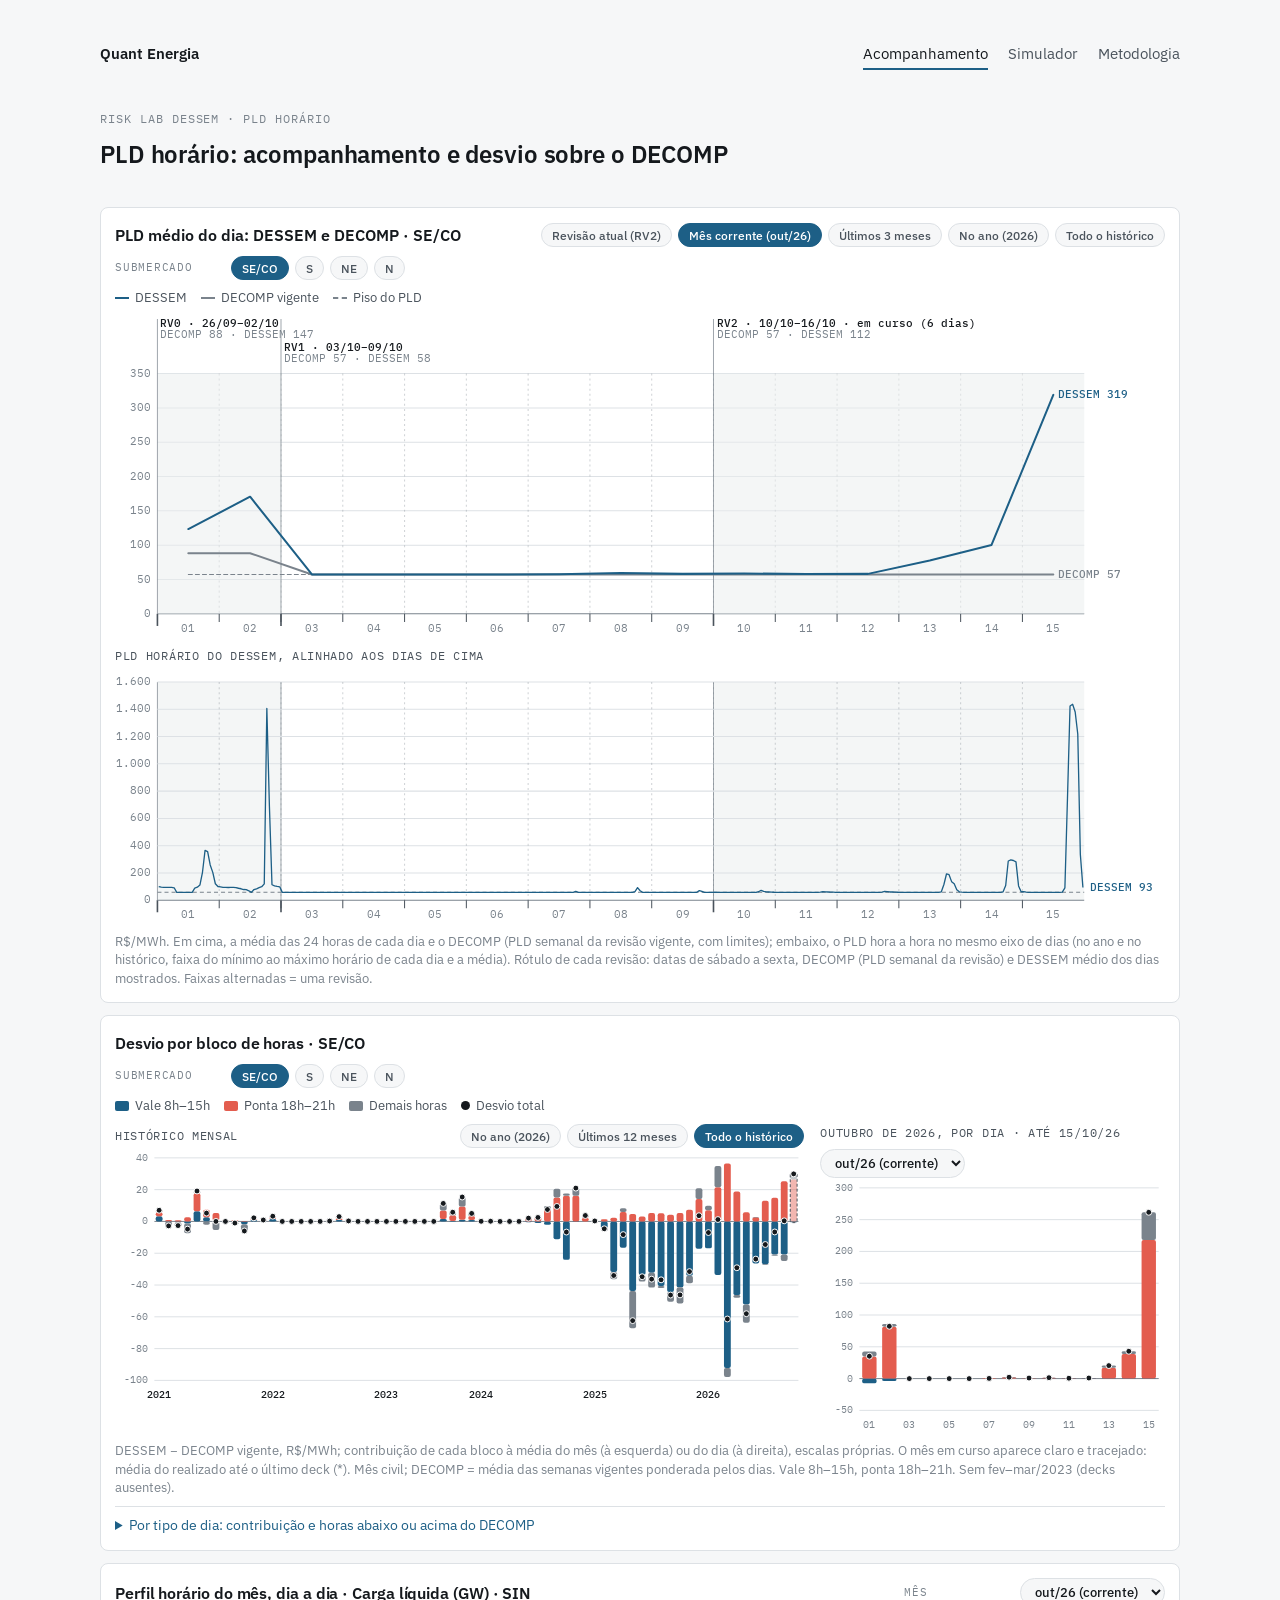
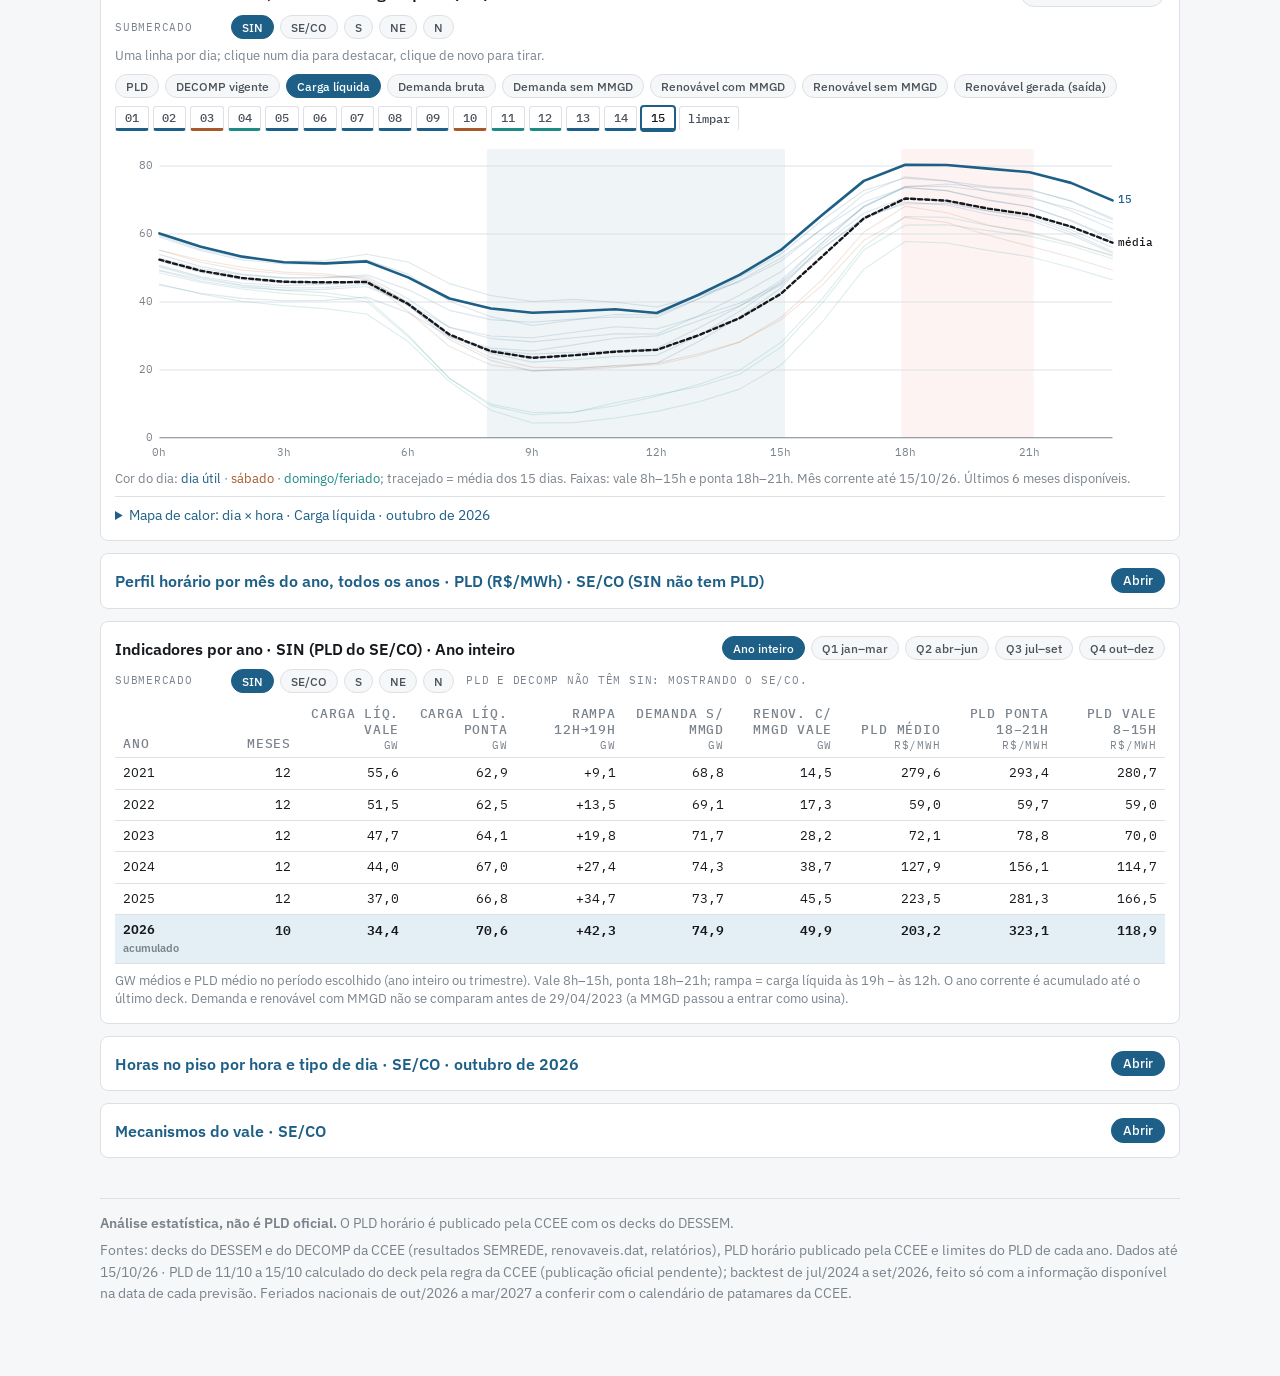
<file: index.html>
<!doctype html>
<html lang="pt-BR">
<head>
<meta charset="utf-8">
<meta name="viewport" content="width=device-width, initial-scale=1, viewport-fit=cover">
<title>PLD Horário: Acompanhamento</title>
<link rel="preconnect" href="https://fonts.googleapis.com">
<link rel="preconnect" href="https://fonts.gstatic.com" crossorigin>
<link rel="stylesheet" href="https://fonts.googleapis.com/css2?family=IBM+Plex+Sans:ital,wght@0,400;0,500;0,600;1,400&family=IBM+Plex+Mono:wght@400;500&display=swap">
<link rel="stylesheet" href="estilo.css">
<link rel="stylesheet" href="pagina.css">
</head>
<body>
<main>
  <nav class="nav" aria-label="Páginas">
    <a class="marca" href="./">Quant Energia</a>
    <a href="./" aria-current="page">Acompanhamento</a>
    <a href="simulador.html">Simulador</a>
    <a href="metodologia.html">Metodologia</a>
  </nav>

  <section class="hero" aria-labelledby="titulo">
    <span class="rotulo">Risk Lab DESSEM · PLD horário</span>
    <h1 id="titulo">PLD horário: acompanhamento e desvio sobre o DECOMP</h1>
  </section>

  <!-- ===================== ACOMPANHAMENTO ===================== -->
  <section id="acompanhamento" aria-labelledby="titulo">

    <div class="bloco">
      <div class="barra-abas"><div class="ttl" id="tt-nivel">PLD médio do dia: DESSEM e DECOMP</div>
        <div class="abas miud" id="abas-nivel" role="group" aria-label="Período"></div></div>
      <div class="controles"><div class="lin"><span>Submercado</span><div class="abas miud" id="abas-sub-nivel" role="group" aria-label="Submercado"></div><span class="leg" id="nota-sub-nivel"></span></div></div>
      <div class="legenda-mini"><span><i class="l" style="border-color:var(--accent)"></i>DESSEM</span><span><i class="l" style="border-color:var(--ink-3)"></i>DECOMP vigente</span><span><i class="t" style="border-color:var(--ink-3)"></i>Piso do PLD</span></div>
      <svg id="g-nivel" viewBox="0 0 1040 320" role="img" aria-label="PLD médio diário do DESSEM e DECOMP vigente"></svg>
      <div class="mini-ttl"><span id="tt-nivel-hora">PLD horário do DESSEM, alinhado aos dias de cima</span></div>
      <svg id="g-nivel-hora" viewBox="0 0 1040 250" role="img" aria-label="PLD horário do DESSEM alinhado ao gráfico diário"></svg>
      <p class="leg">R$/MWh. Em cima, a média das 24 horas de cada dia e o DECOMP (PLD semanal da revisão vigente, com limites); embaixo, o PLD hora a hora no mesmo eixo de dias (no ano e no histórico, faixa do mínimo ao máximo horário de cada dia e a média). <span id="leg-nivel"></span></p>
    </div>

    <div class="bloco">
      <h3 class="ttl" id="tt-mes">Desvio por bloco de horas</h3>
      <div class="controles"><div class="lin"><span>Submercado</span><div class="abas miud" id="abas-sub-mes" role="group" aria-label="Submercado"></div><span class="leg" id="nota-sub-mes"></span></div></div>
      <div class="legenda-mini" id="leg-mes"></div>
      <div class="dois-tercos">
        <div><div class="barra-abas"><div class="mini-ttl"><span>Histórico mensal</span></div>
            <div class="abas miud" id="abas-hist" role="group" aria-label="Período do histórico"></div></div>
          <svg id="g-mes" viewBox="0 0 700 260" role="img" aria-label="Desvio mensal por bloco de horas"></svg></div>
        <div><div class="barra-abas"><div class="mini-ttl"><span id="tt-mes-dias">Mês, por dia</span></div>
            <select id="sel-mes-dias" class="sel-mes" aria-label="Mês do gráfico por dia"></select></div>
          <svg id="g-mes-dias" viewBox="0 0 350 260" role="img" aria-label="Desvio diário por bloco de horas no mês corrente"></svg></div>
      </div>
      <p class="leg">DESSEM − DECOMP vigente, R$/MWh; contribuição de cada bloco à média do mês (à esquerda) ou do dia (à direita), escalas próprias. O mês em curso aparece claro e tracejado: média do realizado até o último deck (*). Mês civil; DECOMP = média das semanas vigentes ponderada pelos dias. Vale 8h–15h, ponta 18h–21h. Sem fev–mar/2023 (decks ausentes).</p>
      <details class="det-bloco">
        <summary>Por tipo de dia: contribuição e horas abaixo ou acima do DECOMP</summary>
        <div class="barra-abas"><span class="ttl" id="tt-contrib">Desvio por faixa horária e tipo de dia</span>
          <div class="abas miud" id="abas-per-c" role="group" aria-label="Período"></div></div>
        <div class="grid2">
          <div><div class="mini-ttl"><span>Contribuição ao desvio médio, R$/MWh</span><b id="tot-c"></b></div>
            <svg id="g-contrib" viewBox="0 0 520 330" role="img" aria-label="Contribuição ao desvio por faixa e tipo de dia"></svg></div>
          <div><div class="mini-ttl"><span>Horas por dia abaixo e acima do DECOMP</span></div>
            <svg id="g-cont" viewBox="0 0 520 330" role="img" aria-label="Horas por dia abaixo e acima do DECOMP"></svg></div>
        </div>
        <div class="legenda-mini"><span><i style="background:var(--t-util)"></i>Dia útil</span><span><i style="background:var(--t-sab)"></i>Sábado</span><span><i style="background:var(--t-dom)"></i>Domingo/feriado</span><span>À direita: barra cheia = horas abaixo do DECOMP, parte escura = no piso; barra vazada = horas acima do DECOMP</span></div>
        <p class="leg">Contribuição = desvio médio da célula × peso das suas horas no período; a soma das células dá o desvio médio do período. Feriado = dia de semana sem patamar pesado no deck.</p>
      </details>
    </div>


    <div class="bloco" id="b-perfil-dia">
      <div class="barra-abas"><h3 class="ttl" id="tt-pdia">Perfil horário do mês, dia a dia</h3>
        <div class="controles"><div class="lin"><span>Mês</span><select id="sel-mes-pdia" class="sel-mes" aria-label="Mês do perfil dia a dia"></select></div></div></div>
      <div class="controles"><div class="lin"><span>Submercado</span><div class="abas miud" id="abas-sub-pdia" role="group" aria-label="Submercado"></div><span class="leg" id="nota-sub-pdia"></span></div></div>
      <div class="barra-abas"><span class="leg">Uma linha por dia; clique num dia para destacar, clique de novo para tirar.</span>
        <div class="abas miud" id="abas-var-dia" role="group" aria-label="Variável"></div></div>
      <div class="dias-leg" id="leg-pdia" role="group" aria-label="Dias do mês"></div>
      <svg id="g-pdia" viewBox="0 0 1040 320" role="img" aria-label="Perfil horário de cada dia do mês"></svg>
      <p class="leg" id="leg-pdia-nota"></p>
      <details class="det-bloco" id="det-calor">
        <summary id="tt-calor">Mapa de calor: dia × hora</summary>
        <div class="rolagem"><svg id="g-calor" viewBox="0 0 1040 560" role="img" aria-label="Mapa de calor do mês selecionado, por dia e hora"></svg></div>
        <p class="leg" id="leg-calor"></p>
      </details>
    </div>

    <details class="bloco" id="b-perfil">
      <summary class="ttl" id="tt-perfil">Perfil horário por mês do ano, todos os anos</summary>
      <div class="controles"><div class="lin"><span>Submercado</span><div class="abas miud" id="abas-sub-perfil" role="group" aria-label="Submercado"></div><span class="leg" id="nota-sub-perfil"></span></div></div>
      <div class="barra-abas"><div class="abas miud" id="abas-visao" role="group" aria-label="Visão dos painéis"></div>
        <div class="abas miud" id="abas-var" role="group" aria-label="Variável"></div></div>
      <span class="leg" id="sub-perfil">Um painel por mês, uma linha por ano, escala comum a todos os painéis.</span>
      <div class="legenda-mini" id="leg-perfil"></div>
      <div class="grid4" id="g-perfil"></div>
      <p class="aviso-q" id="aviso-perfil"></p>
      <p class="leg" id="leg-perfil-nota"></p>
    </details>

    <div class="bloco">
      <div class="barra-abas"><h3 class="ttl" id="tt-ind">Indicadores por ano</h3>
        <div class="abas miud" id="abas-per-ind" role="group" aria-label="Período dos indicadores"></div></div>
      <div class="controles"><div class="lin"><span>Submercado</span><div class="abas miud" id="abas-sub-ind" role="group" aria-label="Submercado"></div><span class="leg" id="nota-sub-ind"></span></div></div>
      <table id="t-ind" class="compacta ind"><thead><tr><th>Ano</th><th class="n">Meses</th><th class="n">Carga líq. vale<small>GW</small></th><th class="n">Carga líq. ponta<small>GW</small></th><th class="n">Rampa 12h→19h<small>GW</small></th><th class="n">Demanda s/ MMGD<small>GW</small></th><th class="n">Renov. c/ MMGD vale<small>GW</small></th><th class="n">PLD médio<small>R$/MWh</small></th><th class="n">PLD ponta 18–21h<small>R$/MWh</small></th><th class="n">PLD vale 8–15h<small>R$/MWh</small></th></tr></thead><tbody></tbody></table>
      <p class="leg">GW médios e PLD médio no período escolhido (ano inteiro ou trimestre). Vale 8h–15h, ponta 18h–21h; rampa = carga líquida às 19h − às 12h. O ano corrente é acumulado até o último deck. Demanda e renovável com MMGD não se comparam antes de 29/04/2023 (a MMGD passou a entrar como usina).</p>
    </div>

    <details class="bloco">
      <summary class="ttl" id="tt-hora">Horas no piso por hora e tipo de dia</summary>
      <div class="barra-abas"><span></span>
        <div class="abas miud" id="abas-medida" role="group" aria-label="Medida"></div></div>
      <div class="controles"><div class="lin"><span>Submercado</span><div class="abas miud" id="abas-sub-hora" role="group" aria-label="Submercado"></div><span class="leg" id="nota-sub-hora"></span></div><div class="lin"><span>Mês</span><div class="abas miud" id="abas-mes-h" role="group" aria-label="Mês"></div></div></div>
      <div class="legenda-mini"><span><i class="l" style="border-color:var(--t-util)"></i>Dia útil</span><span><i class="l" style="border-color:var(--t-sab)"></i>Sábado</span><span><i class="l" style="border-color:var(--t-dom)"></i>Domingo/feriado</span></div>
      <svg id="g-hora" viewBox="0 0 1040 240" role="img" aria-label="Percentual das horas no piso por hora do dia"></svg>
      <div class="mini-ttl"><span id="tt-sem-hora">Por semana operativa (revisão do DECOMP) do mês selecionado</span></div>
      <div class="grid4" id="g-semanas"></div>
      <p class="leg">% das horas de cada hora do dia em que o PLD ficou no piso (ou abaixo do DECOMP vigente), por tipo de dia. Semana operativa de sábado a sexta; RV = revisão do DECOMP vigente na semana.</p>
    </details>

    <details class="bloco" id="mecanismos">
      <summary class="ttl" id="s-mec">Mecanismos do vale · SE/CO</summary>
      <p class="sub">Por que o vale vai ao piso: quando a hidráulica necessária encosta na mínima, ou quando o SE se acopla ao Norte na cheia de Belo Monte.</p>
    <div class="grid2">
      <div class="bloco"><div class="ttl">Folga hidráulica no vale do dia útil (SIN)</div>
        <div class="legenda-mini"><span><i class="l" style="border-color:var(--accent)"></i>Hidráulica necessária</span><span><i class="l" style="border-color:var(--v1)"></i>Hidráulica mínima revelada</span><span><i style="background:color-mix(in srgb, var(--ink-3) 45%, transparent)"></i>Renovável cortada</span></div>
        <svg id="g-folga" viewBox="0 0 520 240" role="img" aria-label="Hidráulica necessária e mínima revelada"></svg>
        <p class="leg">GW médios, 8h–15h. Necessária = demanda − renovável prevista − térmica mínima. Mínima revelada = hidráulica do DESSEM nos dias com o vale todo no piso (resultado do modelo). Quando as linhas se encostam, o vale vai ao piso e sobra renovável cortada.</p></div>
      <div class="bloco"><div class="ttl">Acoplamento SE–Norte e Belo Monte</div>
        <div class="legenda-mini"><span><i style="background:color-mix(in srgb, var(--accent) 30%, transparent)"></i>% dos dias úteis com SE acoplado ao N no vale</span><span><i class="l" style="border-color:var(--v1)"></i>Valor da água de Belo Monte</span></div>
        <svg id="g-acopl" viewBox="0 0 520 240" role="img" aria-label="Acoplamento SE-Norte e valor da água de Belo Monte"></svg>
        <p class="leg">Na cheia do Xingu a água de Belo Monte perde valor; se o SE está acoplado ao Norte, o vale do SE vai ao piso (mar/2026). Valor da água a partir de abr/2025 (formato anterior do deck não lido).</p></div>
    </div>
    </details>
  </section>



  <div class="aviso">
    <p><strong>Análise estatística, não é PLD oficial.</strong> O PLD horário é publicado pela CCEE com os decks do DESSEM.</p>
    <p id="fontes"></p>
  </div>
</main>
<div class="dica" id="dica" hidden></div>

<script src="dados.js" charset="utf-8"></script>
<script src="app.js" charset="utf-8"></script>
</body>
</html>
</file>
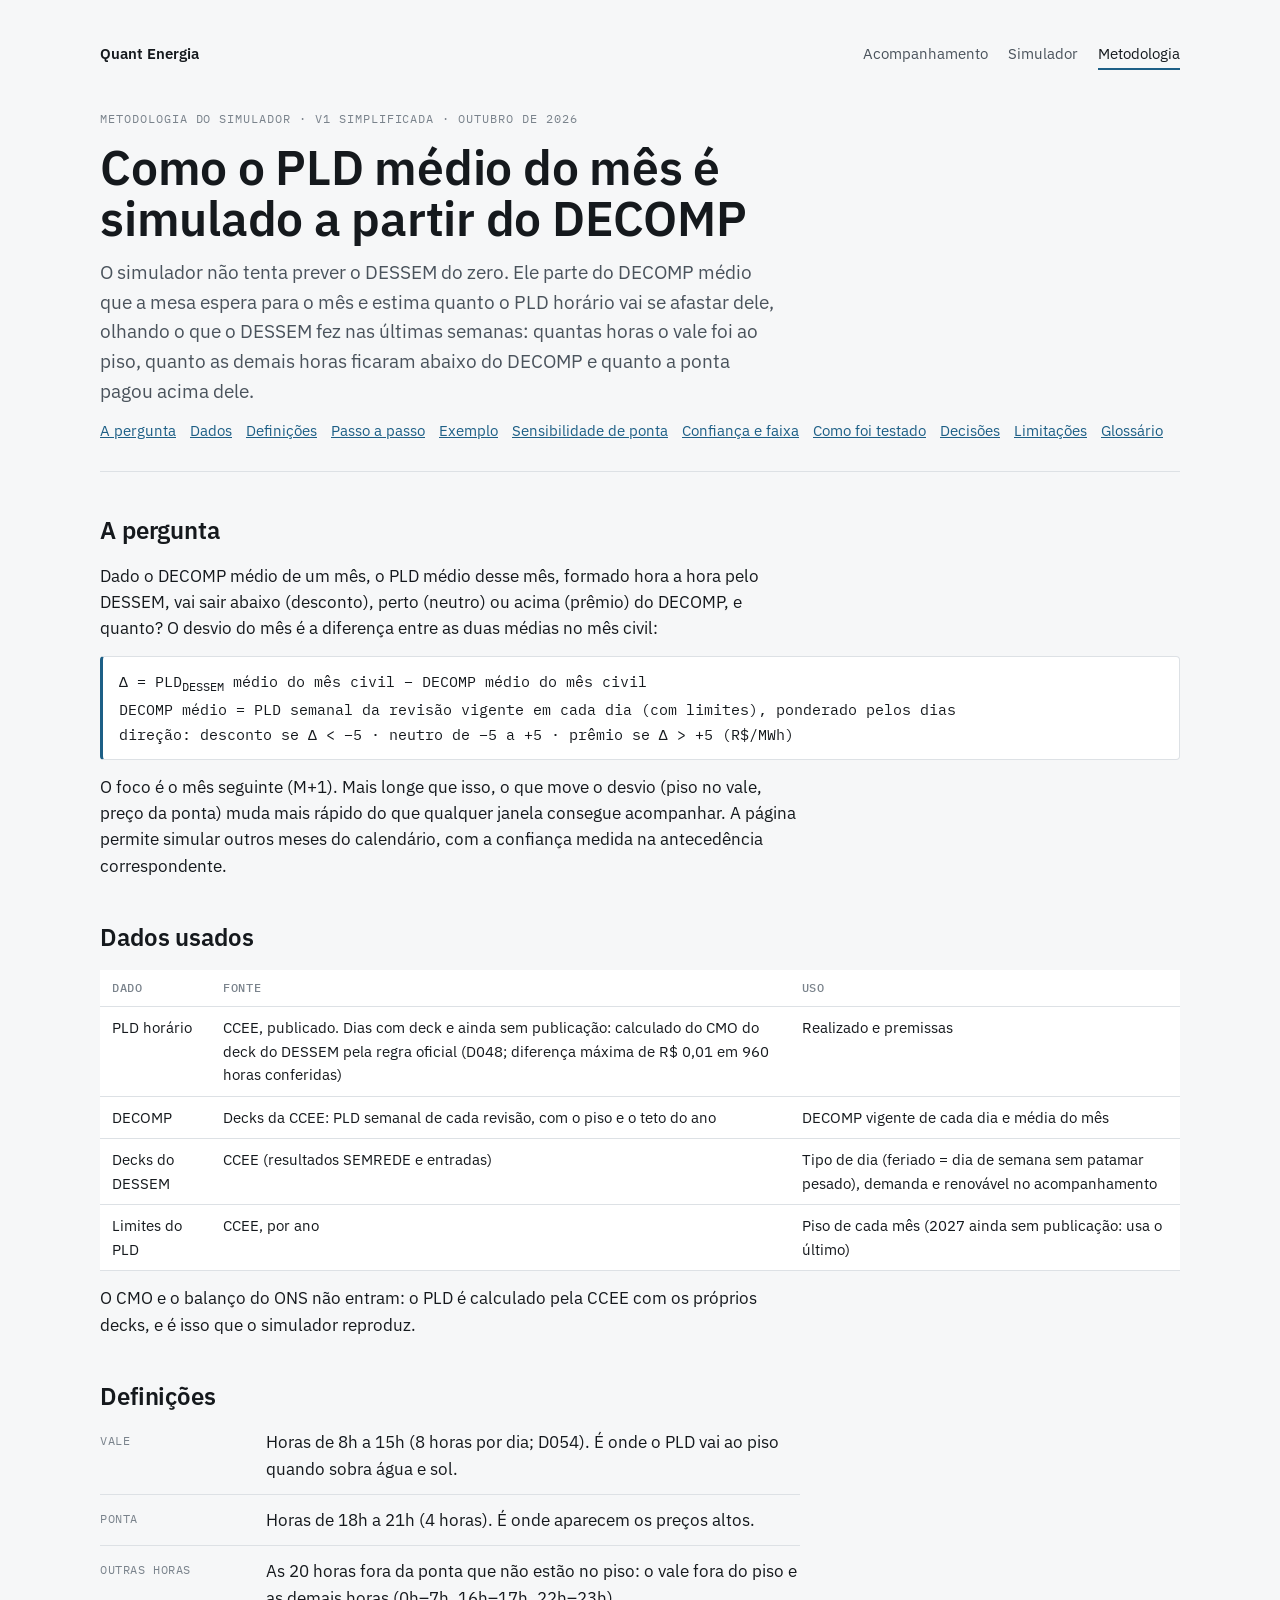
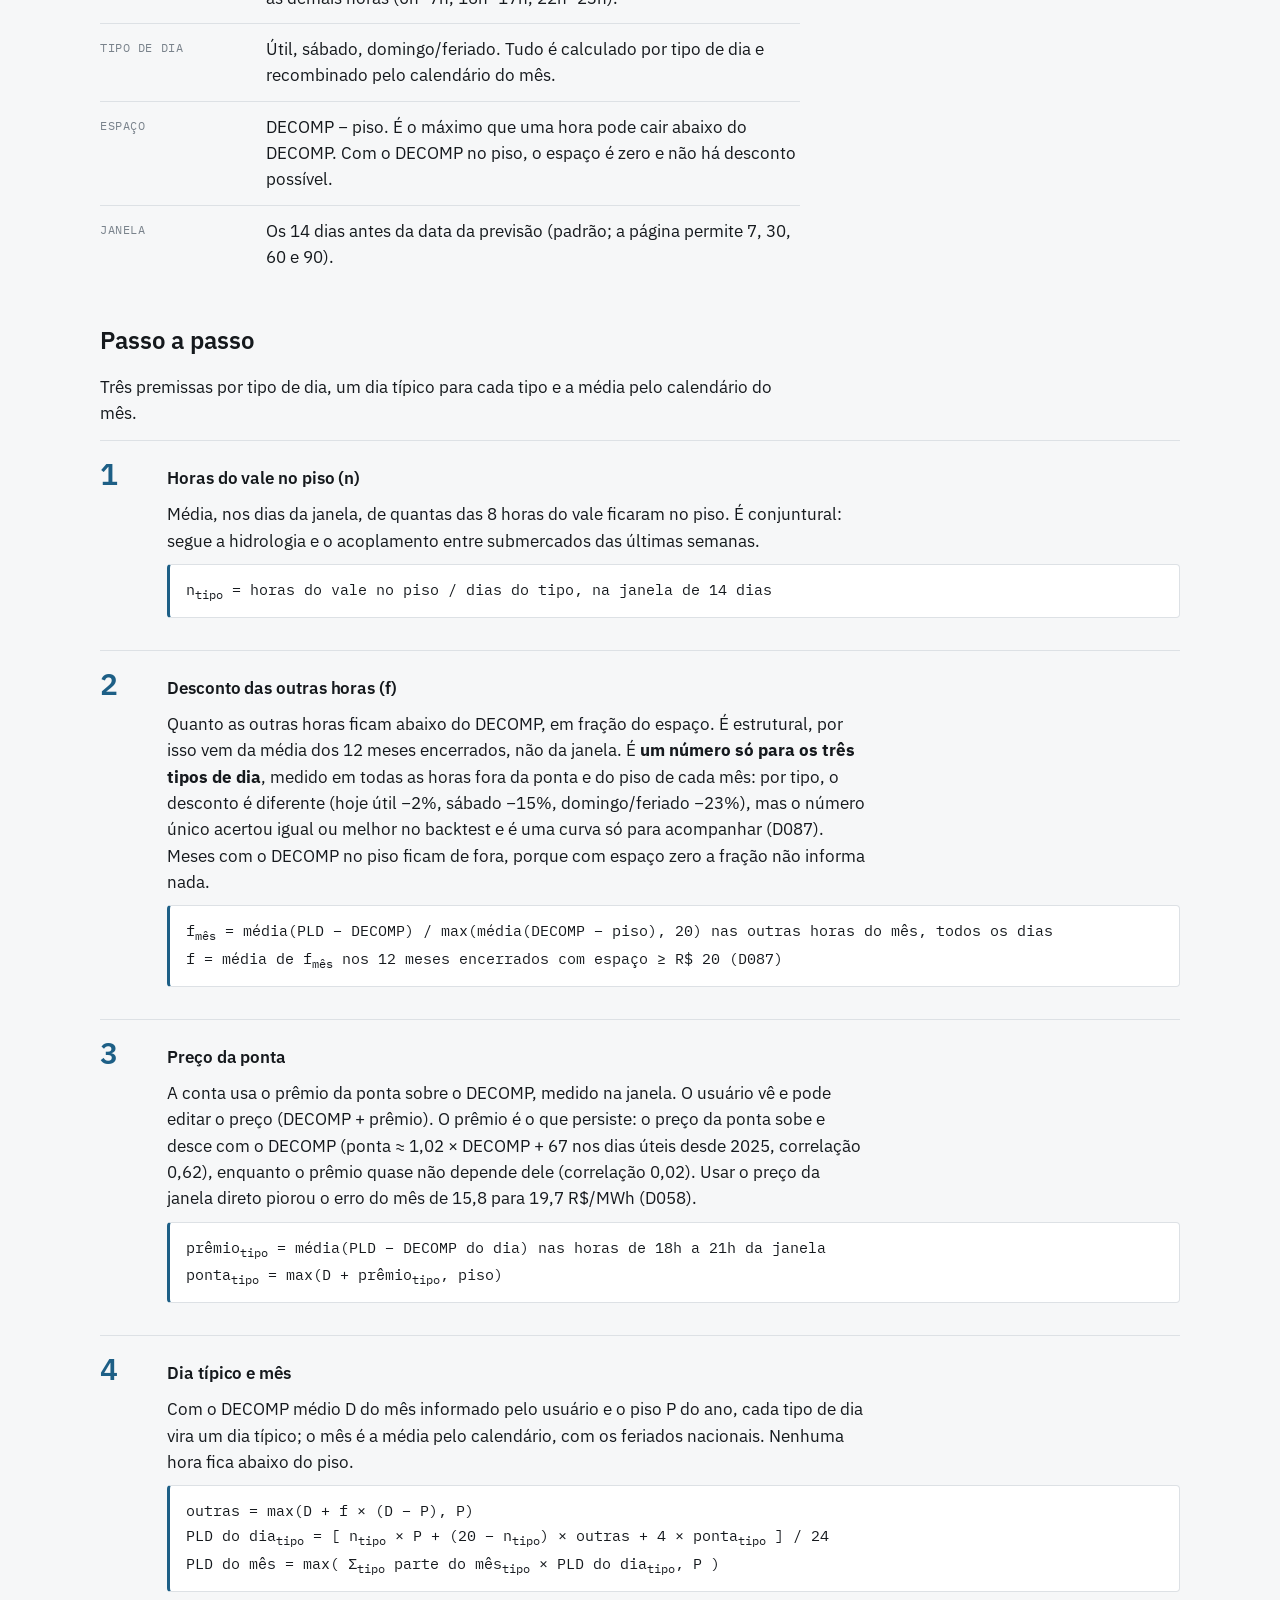
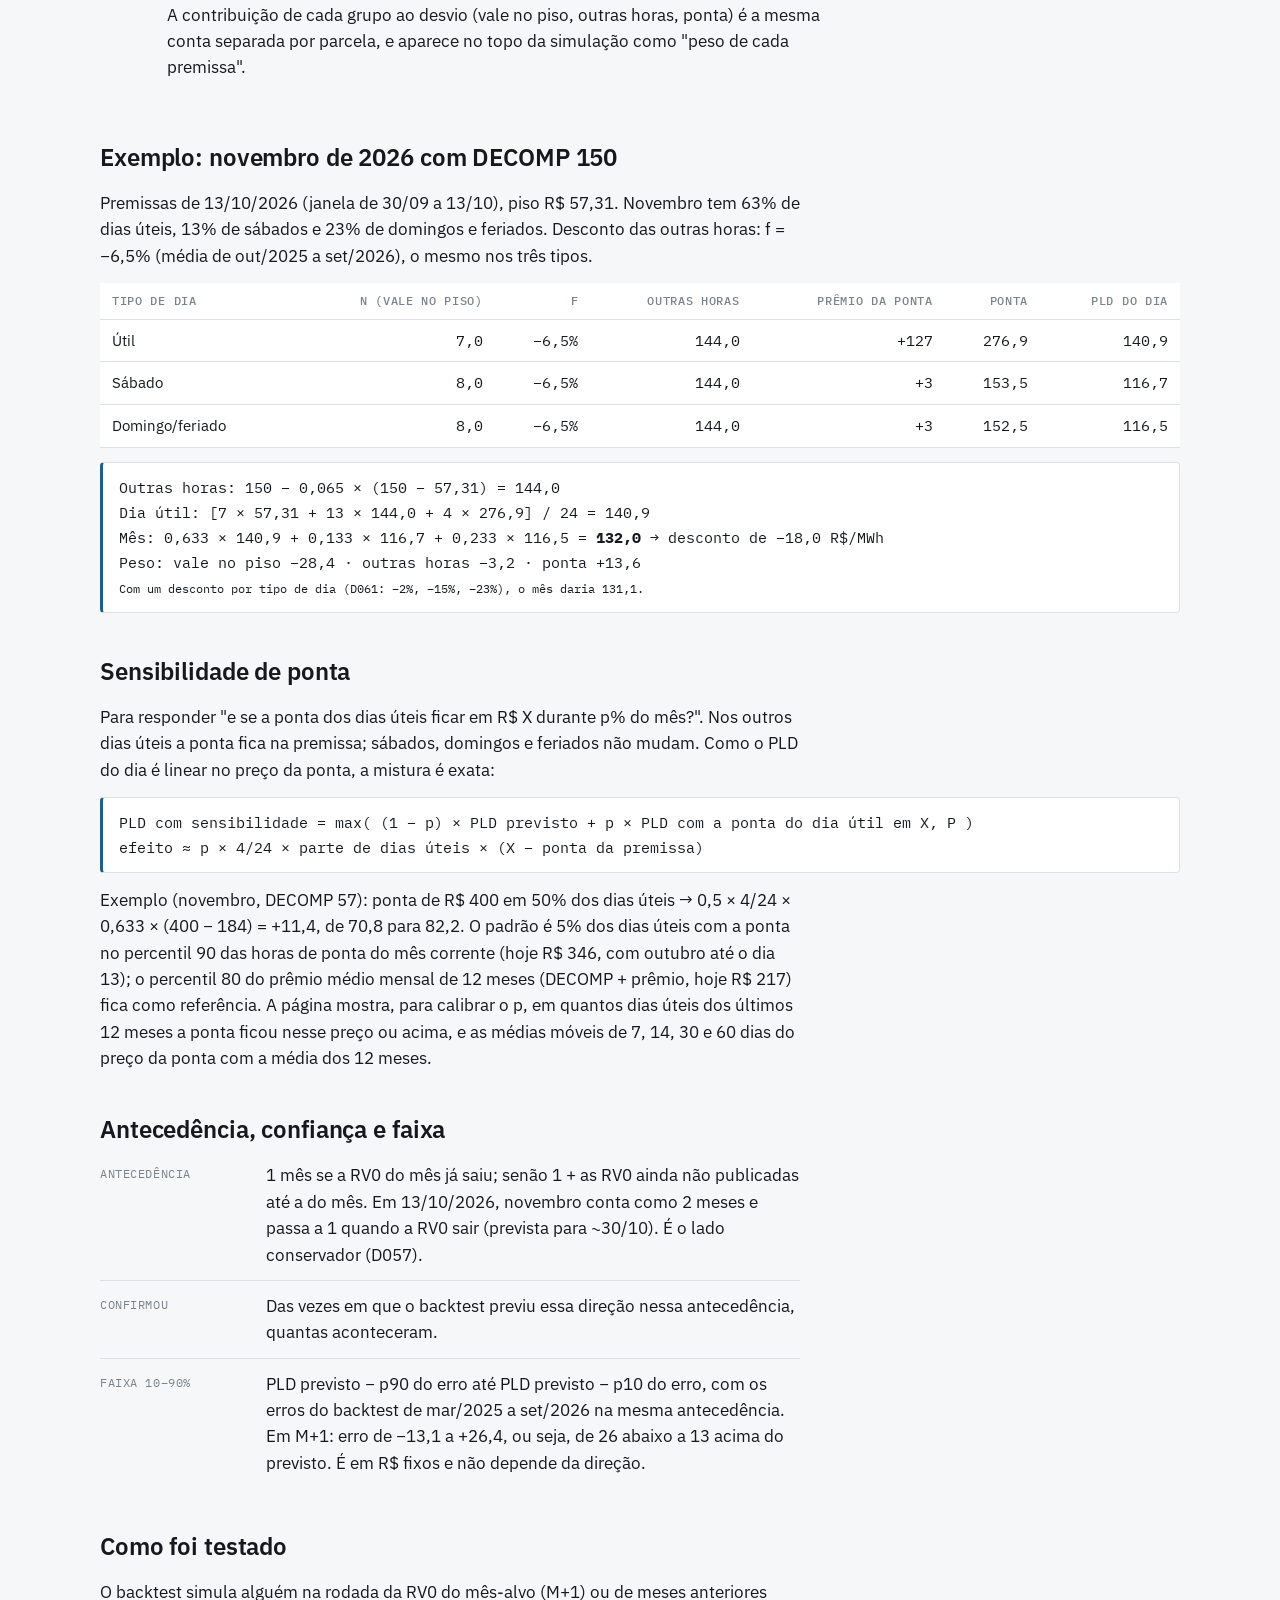
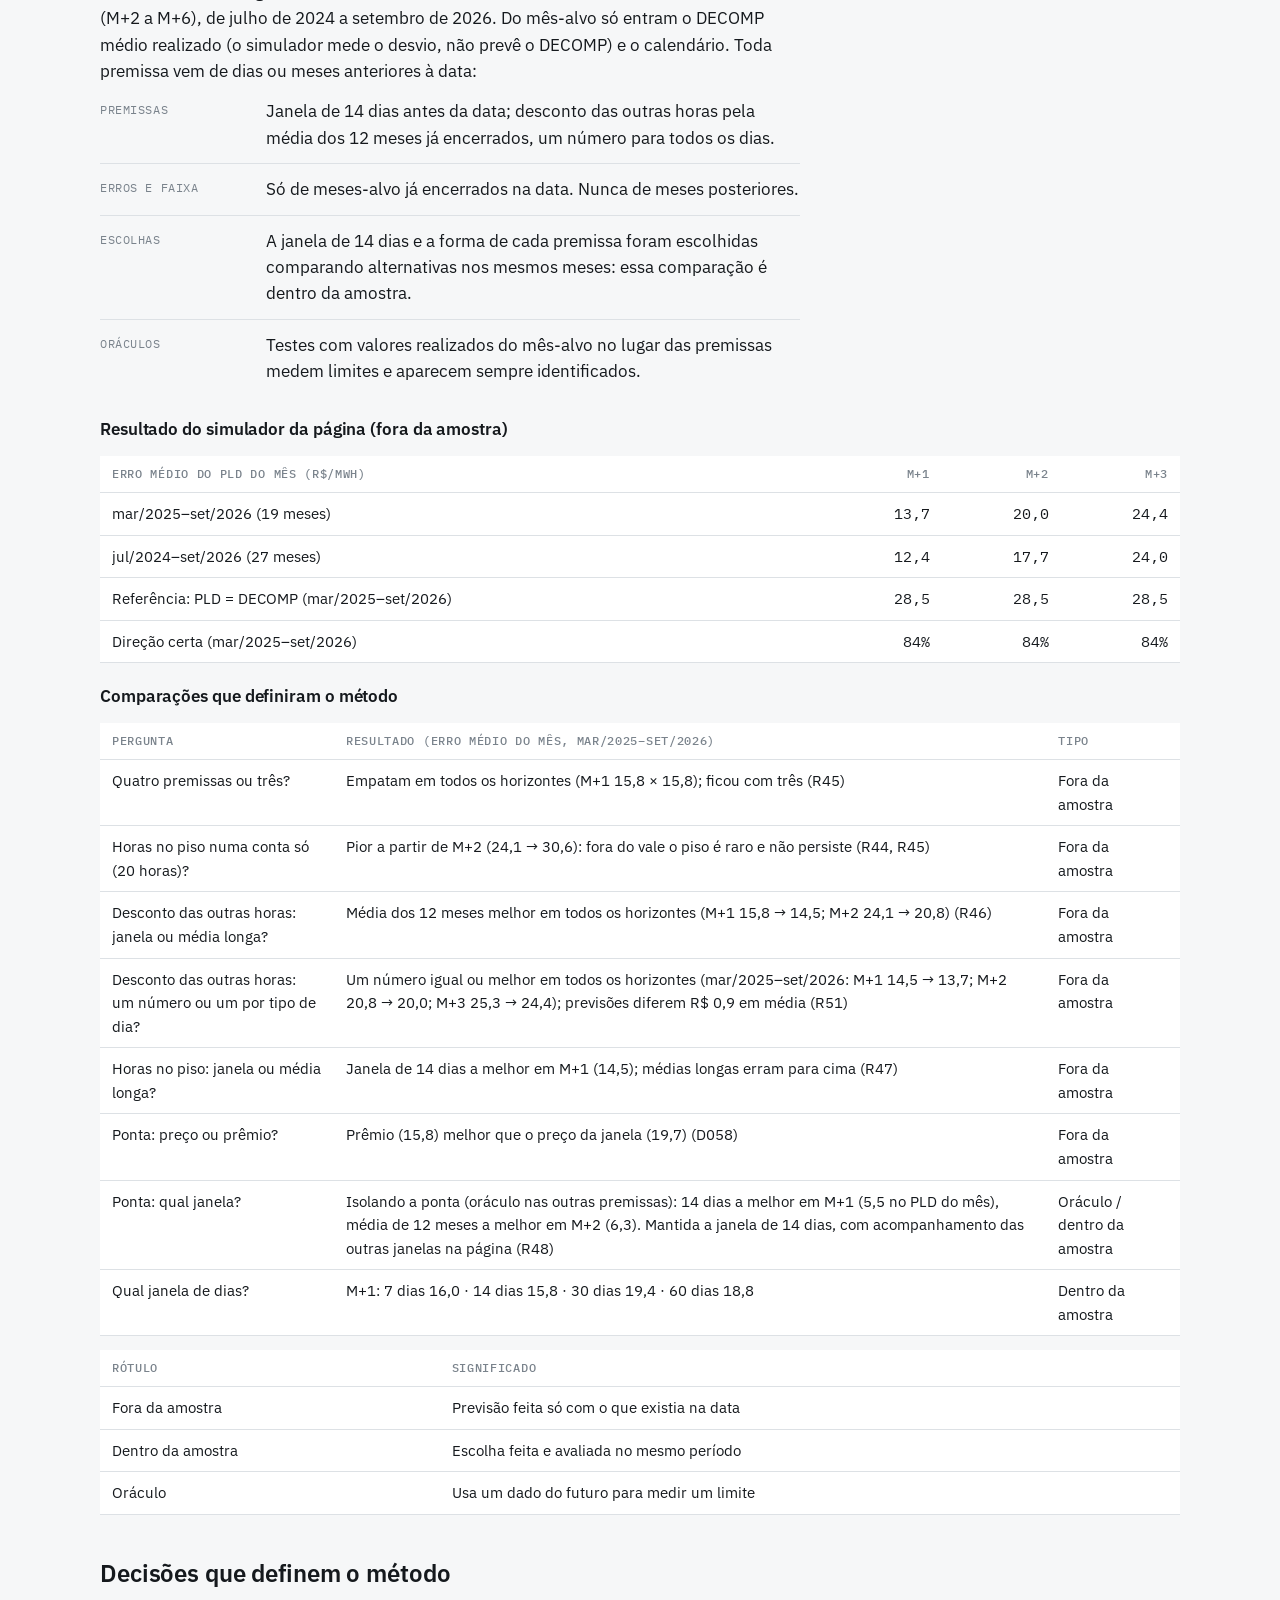
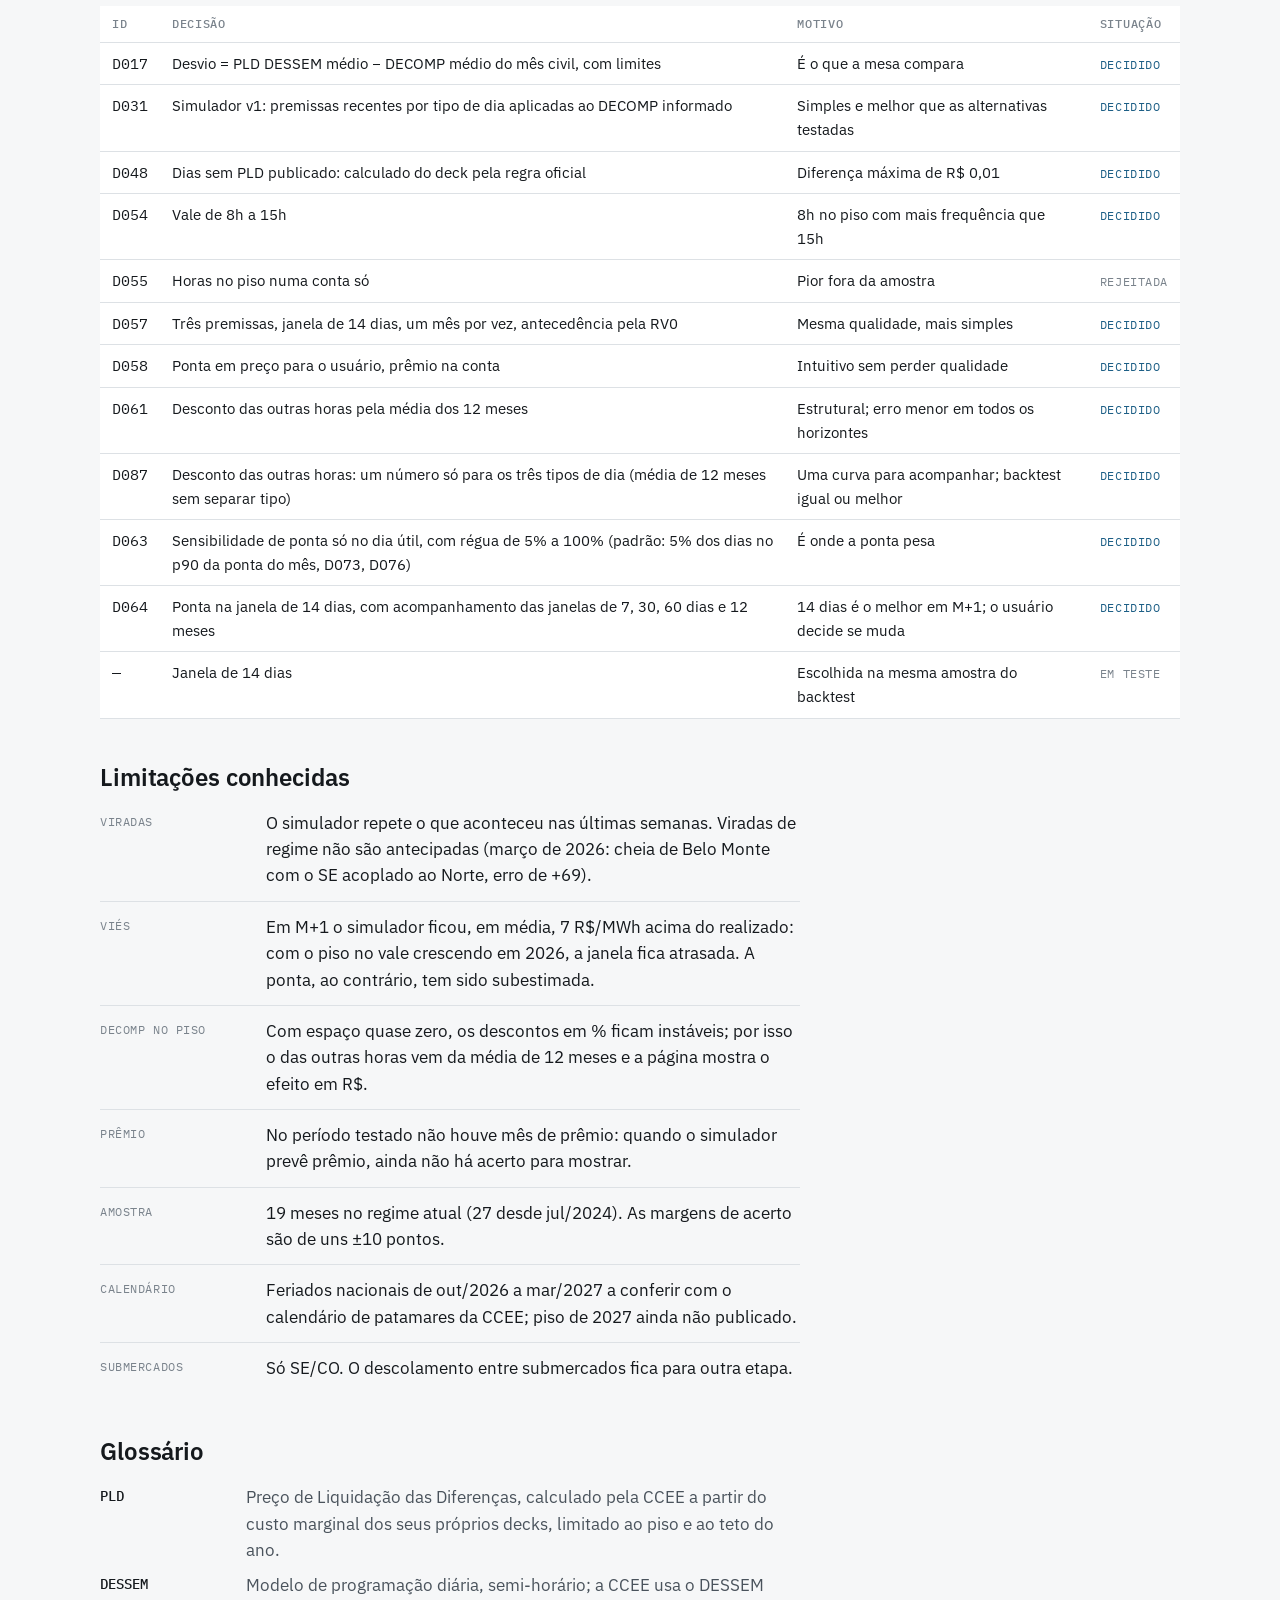
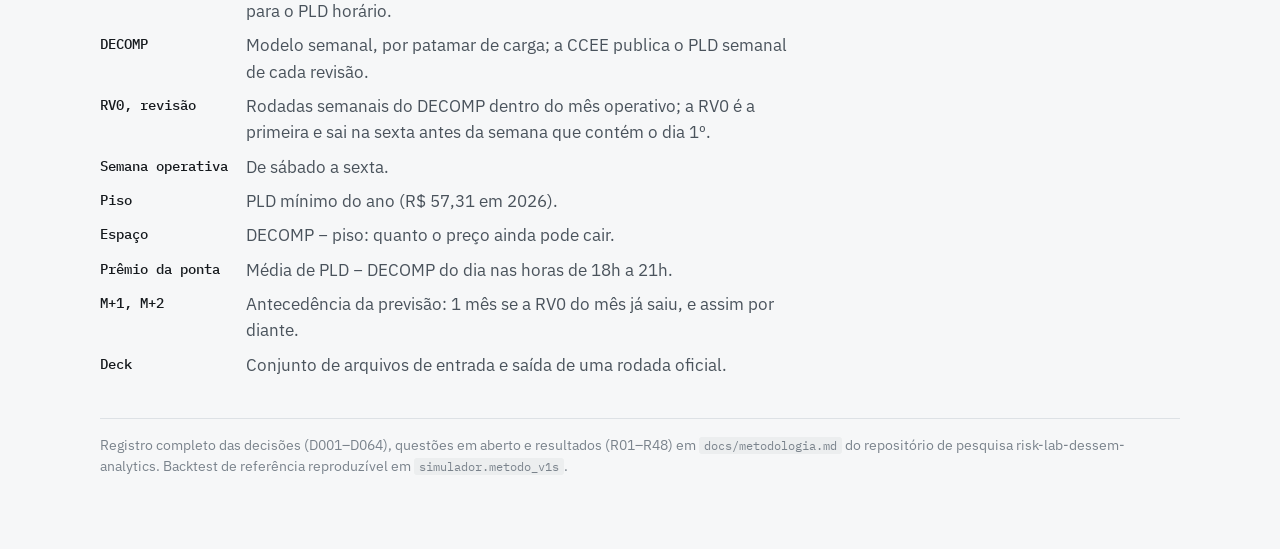
<file: metodologia.html>
<!doctype html>
<html lang="pt-BR">
<head>
<meta charset="utf-8">
<meta name="viewport" content="width=device-width, initial-scale=1, viewport-fit=cover">
<title>PLD Horário: Metodologia</title>
<link rel="preconnect" href="https://fonts.googleapis.com">
<link rel="preconnect" href="https://fonts.gstatic.com" crossorigin>
<link rel="stylesheet" href="https://fonts.googleapis.com/css2?family=IBM+Plex+Sans:ital,wght@0,400;0,500;0,600;1,400&family=IBM+Plex+Mono:wght@400;500&display=swap">
<link rel="stylesheet" href="estilo.css">
<link rel="stylesheet" href="pagina.css">
<style>
  html { padding-top: env(safe-area-inset-top, 0px); padding-bottom: env(safe-area-inset-bottom, 0px); }
  body { margin: 0; }
  [hidden] { display: none !important; }
  main section { display: grid; gap: 14px; }
  main section h3 { font-size: 1.05rem; margin-top: 6px; }
</style>
</head>
<body>
<main>
  <nav class="nav" aria-label="Páginas">
    <a class="marca" href="./">Quant Energia</a>
    <a href="./">Acompanhamento</a>
    <a href="simulador.html">Simulador</a>
    <a href="metodologia.html" aria-current="page">Metodologia</a>
  </nav>

  <header>
    <span class="rotulo">Metodologia do simulador · v1 simplificada · outubro de 2026</span>
    <h1>Como o PLD médio do mês é simulado a partir do DECOMP</h1>
    <p class="lead">O simulador não tenta prever o DESSEM do zero. Ele parte do DECOMP médio que a mesa espera para o mês e estima quanto o PLD horário vai se afastar dele, olhando o que o DESSEM fez nas últimas semanas: quantas horas o vale foi ao piso, quanto as demais horas ficaram abaixo do DECOMP e quanto a ponta pagou acima dele.</p>
    <div class="indice" aria-label="Nesta página">
      <a href="#pergunta">A pergunta</a>
      <a href="#dados">Dados</a>
      <a href="#definicoes">Definições</a>
      <a href="#passos">Passo a passo</a>
      <a href="#exemplo">Exemplo</a>
      <a href="#sensibilidade">Sensibilidade de ponta</a>
      <a href="#confianca">Confiança e faixa</a>
      <a href="#backtest">Como foi testado</a>
      <a href="#decisoes">Decisões</a>
      <a href="#limites">Limitações</a>
      <a href="#glossario">Glossário</a>
    </div>
  </header>

  <section id="pergunta" aria-labelledby="h-perg">
    <h2 id="h-perg">A pergunta</h2>
    <p class="texto">Dado o DECOMP médio de um mês, o PLD médio desse mês, formado hora a hora pelo DESSEM, vai sair abaixo (desconto), perto (neutro) ou acima (prêmio) do DECOMP, e quanto? O desvio do mês é a diferença entre as duas médias no mês civil:</p>
    <div class="eq">Δ = PLD<sub>DESSEM</sub> médio do mês civil − DECOMP médio do mês civil<br>DECOMP médio = PLD semanal da revisão vigente em cada dia (com limites), ponderado pelos dias<br>direção: desconto se Δ &lt; −5 · neutro de −5 a +5 · prêmio se Δ &gt; +5 (R$/MWh)</div>
    <p class="texto">O foco é o mês seguinte (M+1). Mais longe que isso, o que move o desvio (piso no vale, preço da ponta) muda mais rápido do que qualquer janela consegue acompanhar. A página permite simular outros meses do calendário, com a confiança medida na antecedência correspondente.</p>
  </section>

  <section id="dados" aria-labelledby="h-dados">
    <h2 id="h-dados">Dados usados</h2>
    <div class="rolagem">
      <table>
        <thead><tr><th>Dado</th><th>Fonte</th><th>Uso</th></tr></thead>
        <tbody>
          <tr><td>PLD horário</td><td>CCEE, publicado. Dias com deck e ainda sem publicação: calculado do CMO do deck do DESSEM pela regra oficial (D048; diferença máxima de R$ 0,01 em 960 horas conferidas)</td><td>Realizado e premissas</td></tr>
          <tr><td>DECOMP</td><td>Decks da CCEE: PLD semanal de cada revisão, com o piso e o teto do ano</td><td>DECOMP vigente de cada dia e média do mês</td></tr>
          <tr><td>Decks do DESSEM</td><td>CCEE (resultados SEMREDE e entradas)</td><td>Tipo de dia (feriado = dia de semana sem patamar pesado), demanda e renovável no acompanhamento</td></tr>
          <tr><td>Limites do PLD</td><td>CCEE, por ano</td><td>Piso de cada mês (2027 ainda sem publicação: usa o último)</td></tr>
        </tbody>
      </table>
    </div>
    <p class="texto">O CMO e o balanço do ONS não entram: o PLD é calculado pela CCEE com os próprios decks, e é isso que o simulador reproduz.</p>
  </section>

  <section id="definicoes" aria-labelledby="h-def">
    <h2 id="h-def">Definições</h2>
    <ul class="lista texto">
      <li><span class="tag">Vale</span><span>Horas de 8h a 15h (8 horas por dia; D054). É onde o PLD vai ao piso quando sobra água e sol.</span></li>
      <li><span class="tag">Ponta</span><span>Horas de 18h a 21h (4 horas). É onde aparecem os preços altos.</span></li>
      <li><span class="tag">Outras horas</span><span>As 20 horas fora da ponta que não estão no piso: o vale fora do piso e as demais horas (0h–7h, 16h–17h, 22h–23h).</span></li>
      <li><span class="tag">Tipo de dia</span><span>Útil, sábado, domingo/feriado. Tudo é calculado por tipo de dia e recombinado pelo calendário do mês.</span></li>
      <li><span class="tag">Espaço</span><span>DECOMP − piso. É o máximo que uma hora pode cair abaixo do DECOMP. Com o DECOMP no piso, o espaço é zero e não há desconto possível.</span></li>
      <li><span class="tag">Janela</span><span>Os 14 dias antes da data da previsão (padrão; a página permite 7, 30, 60 e 90).</span></li>
    </ul>
  </section>

  <section id="passos" aria-labelledby="h-passos">
    <h2 id="h-passos">Passo a passo</h2>
    <p class="texto">Três premissas por tipo de dia, um dia típico para cada tipo e a média pelo calendário do mês.</p>

    <div class="passo-det">
      <span class="n">1</span>
      <div>
        <h3>Horas do vale no piso (n)</h3>
        <p class="texto">Média, nos dias da janela, de quantas das 8 horas do vale ficaram no piso. É conjuntural: segue a hidrologia e o acoplamento entre submercados das últimas semanas.</p>
        <div class="eq">n<sub>tipo</sub> = horas do vale no piso / dias do tipo, na janela de 14 dias</div>
      </div>
    </div>

    <div class="passo-det">
      <span class="n">2</span>
      <div>
        <h3>Desconto das outras horas (f)</h3>
        <p class="texto">Quanto as outras horas ficam abaixo do DECOMP, em fração do espaço. É estrutural, por isso vem da média dos 12 meses encerrados, não da janela. É <b>um número só para os três tipos de dia</b>, medido em todas as horas fora da ponta e do piso de cada mês: por tipo, o desconto é diferente (hoje útil −2%, sábado −15%, domingo/feriado −23%), mas o número único acertou igual ou melhor no backtest e é uma curva só para acompanhar (D087). Meses com o DECOMP no piso ficam de fora, porque com espaço zero a fração não informa nada.</p>
        <div class="eq">f<sub>mês</sub> = média(PLD − DECOMP) / max(média(DECOMP − piso), 20) nas outras horas do mês, todos os dias<br>f = média de f<sub>mês</sub> nos 12 meses encerrados com espaço ≥ R$ 20 (D087)</div>
      </div>
    </div>

    <div class="passo-det">
      <span class="n">3</span>
      <div>
        <h3>Preço da ponta</h3>
        <p class="texto">A conta usa o prêmio da ponta sobre o DECOMP, medido na janela. O usuário vê e pode editar o preço (DECOMP + prêmio). O prêmio é o que persiste: o preço da ponta sobe e desce com o DECOMP (ponta ≈ 1,02 × DECOMP + 67 nos dias úteis desde 2025, correlação 0,62), enquanto o prêmio quase não depende dele (correlação 0,02). Usar o preço da janela direto piorou o erro do mês de 15,8 para 19,7 R$/MWh (D058).</p>
        <div class="eq">prêmio<sub>tipo</sub> = média(PLD − DECOMP do dia) nas horas de 18h a 21h da janela<br>ponta<sub>tipo</sub> = max(D + prêmio<sub>tipo</sub>, piso)</div>
      </div>
    </div>

    <div class="passo-det">
      <span class="n">4</span>
      <div>
        <h3>Dia típico e mês</h3>
        <p class="texto">Com o DECOMP médio D do mês informado pelo usuário e o piso P do ano, cada tipo de dia vira um dia típico; o mês é a média pelo calendário, com os feriados nacionais. Nenhuma hora fica abaixo do piso.</p>
        <div class="eq">outras = max(D + f × (D − P), P)<br>PLD do dia<sub>tipo</sub> = [ n<sub>tipo</sub> × P + (20 − n<sub>tipo</sub>) × outras + 4 × ponta<sub>tipo</sub> ] / 24<br>PLD do mês = max( Σ<sub>tipo</sub> parte do mês<sub>tipo</sub> × PLD do dia<sub>tipo</sub>, P )</div>
        <p class="texto">A contribuição de cada grupo ao desvio (vale no piso, outras horas, ponta) é a mesma conta separada por parcela, e aparece no topo da simulação como "peso de cada premissa".</p>
      </div>
    </div>
  </section>

  <section id="exemplo" aria-labelledby="h-ex">
    <h2 id="h-ex">Exemplo: novembro de 2026 com DECOMP 150</h2>
    <p class="texto">Premissas de 13/10/2026 (janela de 30/09 a 13/10), piso R$ 57,31. Novembro tem 63% de dias úteis, 13% de sábados e 23% de domingos e feriados. Desconto das outras horas: f = −6,5% (média de out/2025 a set/2026), o mesmo nos três tipos.</p>
    <div class="rolagem">
      <table>
        <thead><tr><th>Tipo de dia</th><th class="n">n (vale no piso)</th><th class="n">f</th><th class="n">Outras horas</th><th class="n">Prêmio da ponta</th><th class="n">Ponta</th><th class="n">PLD do dia</th></tr></thead>
        <tbody>
          <tr><td>Útil</td><td class="n">7,0</td><td class="n">−6,5%</td><td class="n">144,0</td><td class="n">+127</td><td class="n">276,9</td><td class="n">140,9</td></tr>
          <tr><td>Sábado</td><td class="n">8,0</td><td class="n">−6,5%</td><td class="n">144,0</td><td class="n">+3</td><td class="n">153,5</td><td class="n">116,7</td></tr>
          <tr><td>Domingo/feriado</td><td class="n">8,0</td><td class="n">−6,5%</td><td class="n">144,0</td><td class="n">+3</td><td class="n">152,5</td><td class="n">116,5</td></tr>
        </tbody>
      </table>
    </div>
    <div class="eq">Outras horas: 150 − 0,065 × (150 − 57,31) = 144,0<br>Dia útil: [7 × 57,31 + 13 × 144,0 + 4 × 276,9] / 24 = 140,9<br>Mês: 0,633 × 140,9 + 0,133 × 116,7 + 0,233 × 116,5 = <b>132,0</b> → desconto de −18,0 R$/MWh<br>Peso: vale no piso −28,4 · outras horas −3,2 · ponta +13,6<br><small>Com um desconto por tipo de dia (D061: −2%, −15%, −23%), o mês daria 131,1.</small></div>
  </section>

  <section id="sensibilidade" aria-labelledby="h-sens">
    <h2 id="h-sens">Sensibilidade de ponta</h2>
    <p class="texto">Para responder "e se a ponta dos dias úteis ficar em R$ X durante p% do mês?". Nos outros dias úteis a ponta fica na premissa; sábados, domingos e feriados não mudam. Como o PLD do dia é linear no preço da ponta, a mistura é exata:</p>
    <div class="eq">PLD com sensibilidade = max( (1 − p) × PLD previsto + p × PLD com a ponta do dia útil em X, P )<br>efeito ≈ p × 4/24 × parte de dias úteis × (X − ponta da premissa)</div>
    <p class="texto">Exemplo (novembro, DECOMP 57): ponta de R$ 400 em 50% dos dias úteis → 0,5 × 4/24 × 0,633 × (400 − 184) = +11,4, de 70,8 para 82,2. O padrão é 5% dos dias úteis com a ponta no percentil 90 das horas de ponta do mês corrente (hoje R$ 346, com outubro até o dia 13); o percentil 80 do prêmio médio mensal de 12 meses (DECOMP + prêmio, hoje R$ 217) fica como referência. A página mostra, para calibrar o p, em quantos dias úteis dos últimos 12 meses a ponta ficou nesse preço ou acima, e as médias móveis de 7, 14, 30 e 60 dias do preço da ponta com a média dos 12 meses.</p>
  </section>

  <section id="confianca" aria-labelledby="h-conf">
    <h2 id="h-conf">Antecedência, confiança e faixa</h2>
    <ul class="lista texto">
      <li><span class="tag">Antecedência</span><span>1 mês se a RV0 do mês já saiu; senão 1 + as RV0 ainda não publicadas até a do mês. Em 13/10/2026, novembro conta como 2 meses e passa a 1 quando a RV0 sair (prevista para ~30/10). É o lado conservador (D057).</span></li>
      <li><span class="tag">Confirmou</span><span>Das vezes em que o backtest previu essa direção nessa antecedência, quantas aconteceram.</span></li>
      <li><span class="tag">Faixa 10–90%</span><span>PLD previsto − p90 do erro até PLD previsto − p10 do erro, com os erros do backtest de mar/2025 a set/2026 na mesma antecedência. Em M+1: erro de −13,1 a +26,4, ou seja, de 26 abaixo a 13 acima do previsto. É em R$ fixos e não depende da direção.</span></li>
    </ul>
  </section>

  <section id="backtest" aria-labelledby="h-bt">
    <h2 id="h-bt">Como foi testado</h2>
    <p class="texto">O backtest simula alguém na rodada da RV0 do mês-alvo (M+1) ou de meses anteriores (M+2 a M+6), de julho de 2024 a setembro de 2026. Do mês-alvo só entram o DECOMP médio realizado (o simulador mede o desvio, não prevê o DECOMP) e o calendário. Toda premissa vem de dias ou meses anteriores à data:</p>
    <ul class="lista texto">
      <li><span class="tag">Premissas</span><span>Janela de 14 dias antes da data; desconto das outras horas pela média dos 12 meses já encerrados, um número para todos os dias.</span></li>
      <li><span class="tag">Erros e faixa</span><span>Só de meses-alvo já encerrados na data. Nunca de meses posteriores.</span></li>
      <li><span class="tag">Escolhas</span><span>A janela de 14 dias e a forma de cada premissa foram escolhidas comparando alternativas nos mesmos meses: essa comparação é dentro da amostra.</span></li>
      <li><span class="tag">Oráculos</span><span>Testes com valores realizados do mês-alvo no lugar das premissas medem limites e aparecem sempre identificados.</span></li>
    </ul>
    <h3>Resultado do simulador da página (fora da amostra)</h3>
    <div class="rolagem">
      <table>
        <thead><tr><th>Erro médio do PLD do mês (R$/MWh)</th><th class="n">M+1</th><th class="n">M+2</th><th class="n">M+3</th></tr></thead>
        <tbody>
          <tr><td>mar/2025–set/2026 (19 meses)</td><td class="n">13,7</td><td class="n">20,0</td><td class="n">24,4</td></tr>
          <tr><td>jul/2024–set/2026 (27 meses)</td><td class="n">12,4</td><td class="n">17,7</td><td class="n">24,0</td></tr>
          <tr><td>Referência: PLD = DECOMP (mar/2025–set/2026)</td><td class="n">28,5</td><td class="n">28,5</td><td class="n">28,5</td></tr>
          <tr><td>Direção certa (mar/2025–set/2026)</td><td class="n">84%</td><td class="n">84%</td><td class="n">84%</td></tr>
        </tbody>
      </table>
    </div>
    <h3>Comparações que definiram o método</h3>
    <div class="rolagem">
      <table>
        <thead><tr><th>Pergunta</th><th>Resultado (erro médio do mês, mar/2025–set/2026)</th><th>Tipo</th></tr></thead>
        <tbody>
          <tr><td>Quatro premissas ou três?</td><td>Empatam em todos os horizontes (M+1 15,8 × 15,8); ficou com três (R45)</td><td>Fora da amostra</td></tr>
          <tr><td>Horas no piso numa conta só (20 horas)?</td><td>Pior a partir de M+2 (24,1 → 30,6): fora do vale o piso é raro e não persiste (R44, R45)</td><td>Fora da amostra</td></tr>
          <tr><td>Desconto das outras horas: janela ou média longa?</td><td>Média dos 12 meses melhor em todos os horizontes (M+1 15,8 → 14,5; M+2 24,1 → 20,8) (R46)</td><td>Fora da amostra</td></tr>
          <tr><td>Desconto das outras horas: um número ou um por tipo de dia?</td><td>Um número igual ou melhor em todos os horizontes (mar/2025–set/2026: M+1 14,5 → 13,7; M+2 20,8 → 20,0; M+3 25,3 → 24,4); previsões diferem R$ 0,9 em média (R51)</td><td>Fora da amostra</td></tr>
          <tr><td>Horas no piso: janela ou média longa?</td><td>Janela de 14 dias a melhor em M+1 (14,5); médias longas erram para cima (R47)</td><td>Fora da amostra</td></tr>
          <tr><td>Ponta: preço ou prêmio?</td><td>Prêmio (15,8) melhor que o preço da janela (19,7) (D058)</td><td>Fora da amostra</td></tr>
          <tr><td>Ponta: qual janela?</td><td>Isolando a ponta (oráculo nas outras premissas): 14 dias a melhor em M+1 (5,5 no PLD do mês), média de 12 meses a melhor em M+2 (6,3). Mantida a janela de 14 dias, com acompanhamento das outras janelas na página (R48)</td><td>Oráculo / dentro da amostra</td></tr>
          <tr><td>Qual janela de dias?</td><td>M+1: 7 dias 16,0 · 14 dias 15,8 · 30 dias 19,4 · 60 dias 18,8</td><td>Dentro da amostra</td></tr>
        </tbody>
      </table>
    </div>
    <div class="rolagem">
      <table>
        <thead><tr><th>Rótulo</th><th>Significado</th></tr></thead>
        <tbody>
          <tr><td>Fora da amostra</td><td>Previsão feita só com o que existia na data</td></tr>
          <tr><td>Dentro da amostra</td><td>Escolha feita e avaliada no mesmo período</td></tr>
          <tr><td>Oráculo</td><td>Usa um dado do futuro para medir um limite</td></tr>
        </tbody>
      </table>
    </div>
  </section>

  <section id="decisoes" aria-labelledby="h-dec">
    <h2 id="h-dec">Decisões que definem o método</h2>
    <div class="rolagem">
      <table>
        <thead><tr><th>ID</th><th>Decisão</th><th>Motivo</th><th>Situação</th></tr></thead>
        <tbody>
          <tr><td class="num">D017</td><td>Desvio = PLD DESSEM médio − DECOMP médio do mês civil, com limites</td><td>É o que a mesa compara</td><td><span class="status ok">Decidido</span></td></tr>
          <tr><td class="num">D031</td><td>Simulador v1: premissas recentes por tipo de dia aplicadas ao DECOMP informado</td><td>Simples e melhor que as alternativas testadas</td><td><span class="status ok">Decidido</span></td></tr>
          <tr><td class="num">D048</td><td>Dias sem PLD publicado: calculado do deck pela regra oficial</td><td>Diferença máxima de R$ 0,01</td><td><span class="status ok">Decidido</span></td></tr>
          <tr><td class="num">D054</td><td>Vale de 8h a 15h</td><td>8h no piso com mais frequência que 15h</td><td><span class="status ok">Decidido</span></td></tr>
          <tr><td class="num">D055</td><td>Horas no piso numa conta só</td><td>Pior fora da amostra</td><td><span class="status teste">Rejeitada</span></td></tr>
          <tr><td class="num">D057</td><td>Três premissas, janela de 14 dias, um mês por vez, antecedência pela RV0</td><td>Mesma qualidade, mais simples</td><td><span class="status ok">Decidido</span></td></tr>
          <tr><td class="num">D058</td><td>Ponta em preço para o usuário, prêmio na conta</td><td>Intuitivo sem perder qualidade</td><td><span class="status ok">Decidido</span></td></tr>
          <tr><td class="num">D061</td><td>Desconto das outras horas pela média dos 12 meses</td><td>Estrutural; erro menor em todos os horizontes</td><td><span class="status ok">Decidido</span></td></tr>
          <tr><td class="num">D087</td><td>Desconto das outras horas: um número só para os três tipos de dia (média de 12 meses sem separar tipo)</td><td>Uma curva para acompanhar; backtest igual ou melhor</td><td><span class="status ok">Decidido</span></td></tr>
          <tr><td class="num">D063</td><td>Sensibilidade de ponta só no dia útil, com régua de 5% a 100% (padrão: 5% dos dias no p90 da ponta do mês, D073, D076)</td><td>É onde a ponta pesa</td><td><span class="status ok">Decidido</span></td></tr>
          <tr><td class="num">D064</td><td>Ponta na janela de 14 dias, com acompanhamento das janelas de 7, 30, 60 dias e 12 meses</td><td>14 dias é o melhor em M+1; o usuário decide se muda</td><td><span class="status ok">Decidido</span></td></tr>
          <tr><td class="num">—</td><td>Janela de 14 dias</td><td>Escolhida na mesma amostra do backtest</td><td><span class="status teste">Em teste</span></td></tr>
        </tbody>
      </table>
    </div>
  </section>

  <section id="limites" aria-labelledby="h-lim">
    <h2 id="h-lim">Limitações conhecidas</h2>
    <ul class="lista texto">
      <li><span class="tag">Viradas</span><span>O simulador repete o que aconteceu nas últimas semanas. Viradas de regime não são antecipadas (março de 2026: cheia de Belo Monte com o SE acoplado ao Norte, erro de +69).</span></li>
      <li><span class="tag">Viés</span><span>Em M+1 o simulador ficou, em média, 7 R$/MWh acima do realizado: com o piso no vale crescendo em 2026, a janela fica atrasada. A ponta, ao contrário, tem sido subestimada.</span></li>
      <li><span class="tag">DECOMP no piso</span><span>Com espaço quase zero, os descontos em % ficam instáveis; por isso o das outras horas vem da média de 12 meses e a página mostra o efeito em R$.</span></li>
      <li><span class="tag">Prêmio</span><span>No período testado não houve mês de prêmio: quando o simulador prevê prêmio, ainda não há acerto para mostrar.</span></li>
      <li><span class="tag">Amostra</span><span>19 meses no regime atual (27 desde jul/2024). As margens de acerto são de uns ±10 pontos.</span></li>
      <li><span class="tag">Calendário</span><span>Feriados nacionais de out/2026 a mar/2027 a conferir com o calendário de patamares da CCEE; piso de 2027 ainda não publicado.</span></li>
      <li><span class="tag">Submercados</span><span>Só SE/CO. O descolamento entre submercados fica para outra etapa.</span></li>
    </ul>
  </section>

  <section id="glossario" aria-labelledby="h-glo">
    <h2 id="h-glo">Glossário</h2>
    <dl class="glossario texto">
      <dt>PLD</dt><dd>Preço de Liquidação das Diferenças, calculado pela CCEE a partir do custo marginal dos seus próprios decks, limitado ao piso e ao teto do ano.</dd>
      <dt>DESSEM</dt><dd>Modelo de programação diária, semi-horário; a CCEE usa o DESSEM para o PLD horário.</dd>
      <dt>DECOMP</dt><dd>Modelo semanal, por patamar de carga; a CCEE publica o PLD semanal de cada revisão.</dd>
      <dt>RV0, revisão</dt><dd>Rodadas semanais do DECOMP dentro do mês operativo; a RV0 é a primeira e sai na sexta antes da semana que contém o dia 1º.</dd>
      <dt>Semana operativa</dt><dd>De sábado a sexta.</dd>
      <dt>Piso</dt><dd>PLD mínimo do ano (R$ 57,31 em 2026).</dd>
      <dt>Espaço</dt><dd>DECOMP − piso: quanto o preço ainda pode cair.</dd>
      <dt>Prêmio da ponta</dt><dd>Média de PLD − DECOMP do dia nas horas de 18h a 21h.</dd>
      <dt>M+1, M+2</dt><dd>Antecedência da previsão: 1 mês se a RV0 do mês já saiu, e assim por diante.</dd>
      <dt>Deck</dt><dd>Conjunto de arquivos de entrada e saída de uma rodada oficial.</dd>
    </dl>
  </section>

  <footer>Registro completo das decisões (D001–D064), questões em aberto e resultados (R01–R48) em <code>docs/metodologia.md</code> do repositório de pesquisa risk-lab-dessem-analytics. Backtest de referência reproduzível em <code>simulador.metodo_v1s</code>.</footer>
</main>
</body>
</html>
</file>
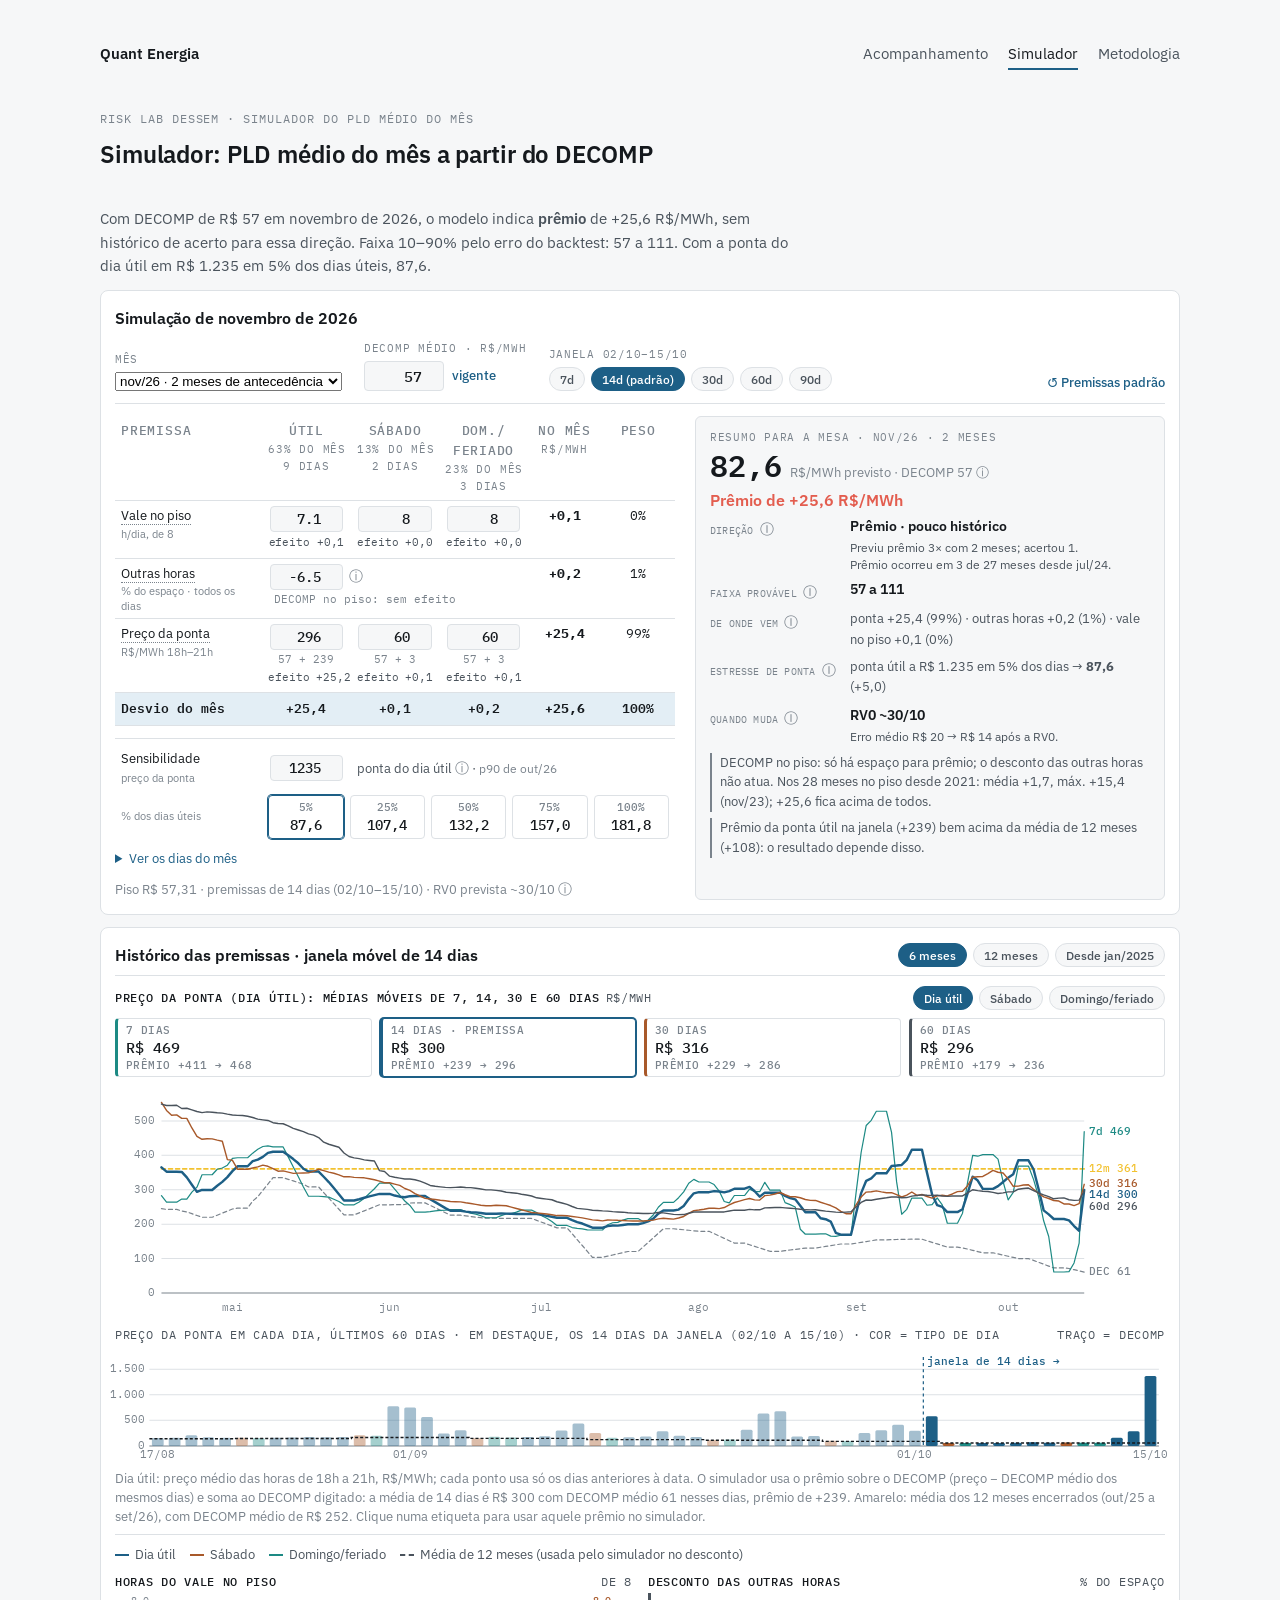
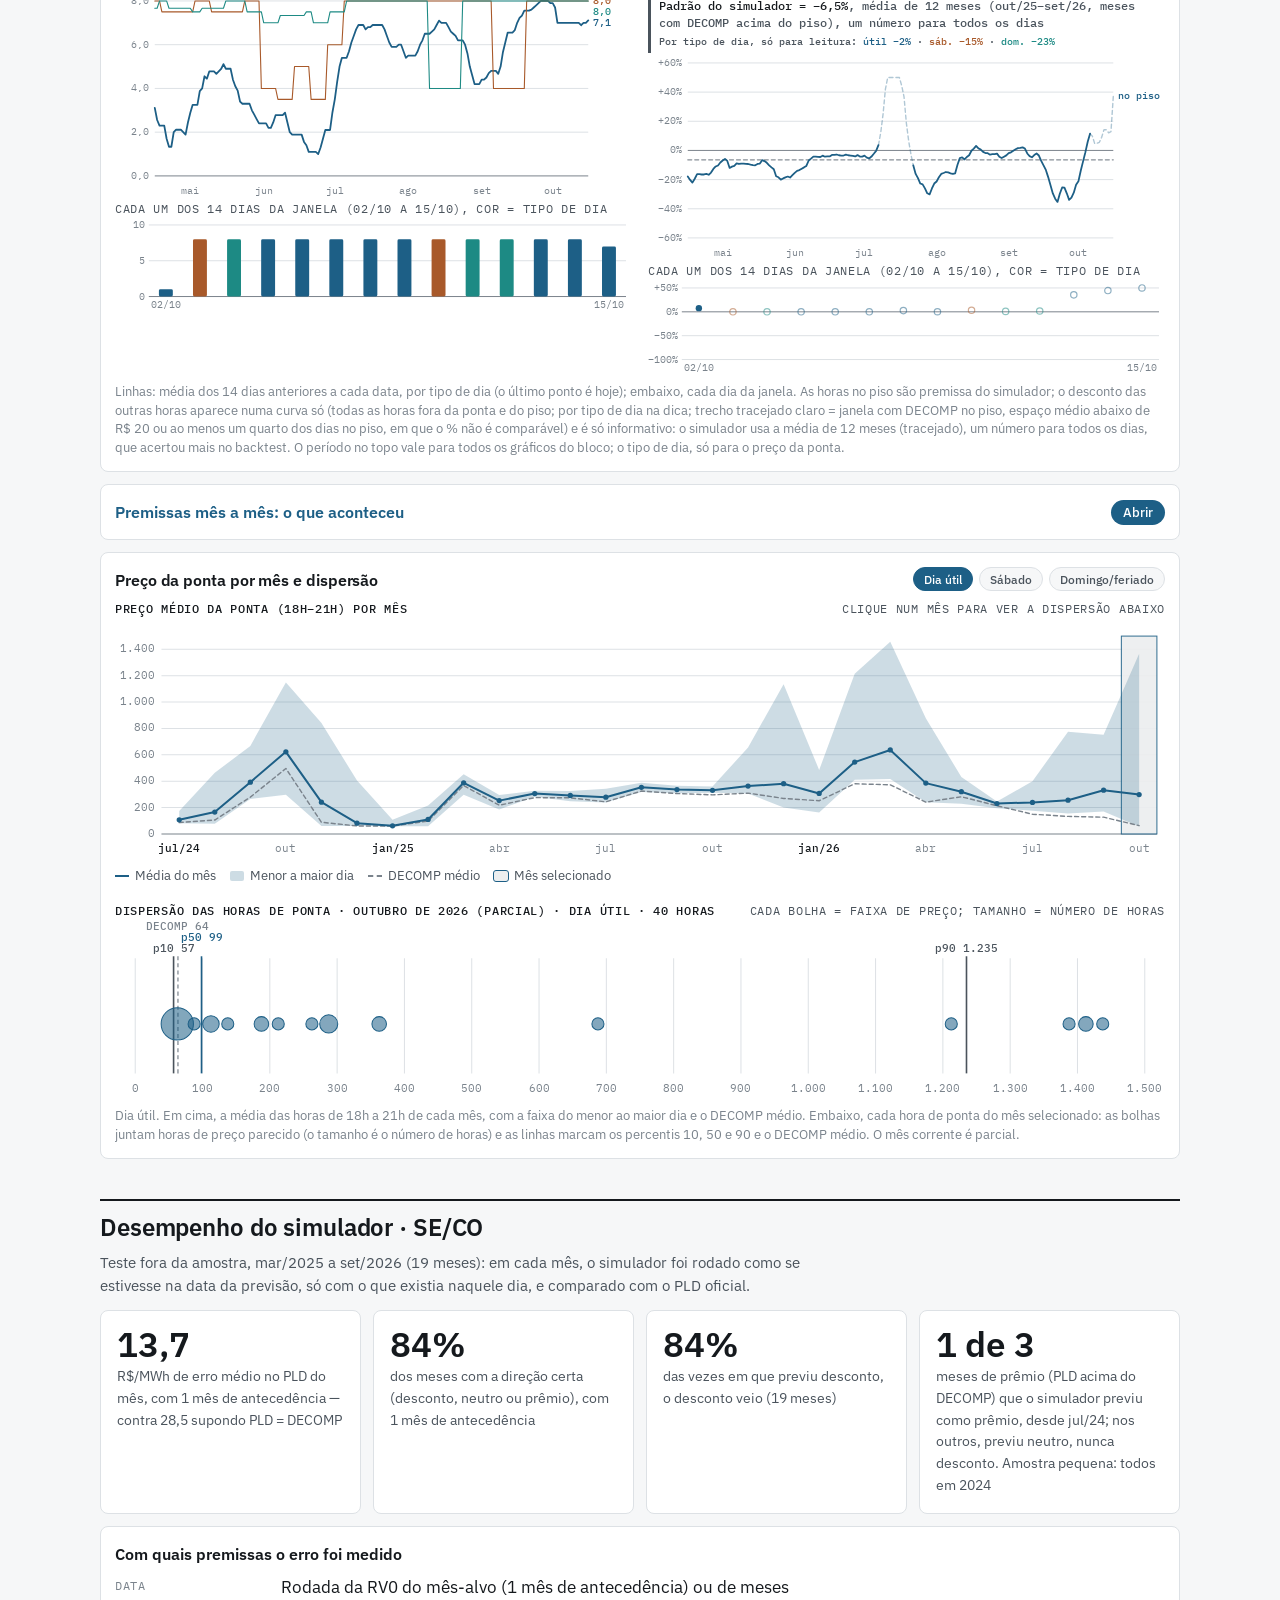
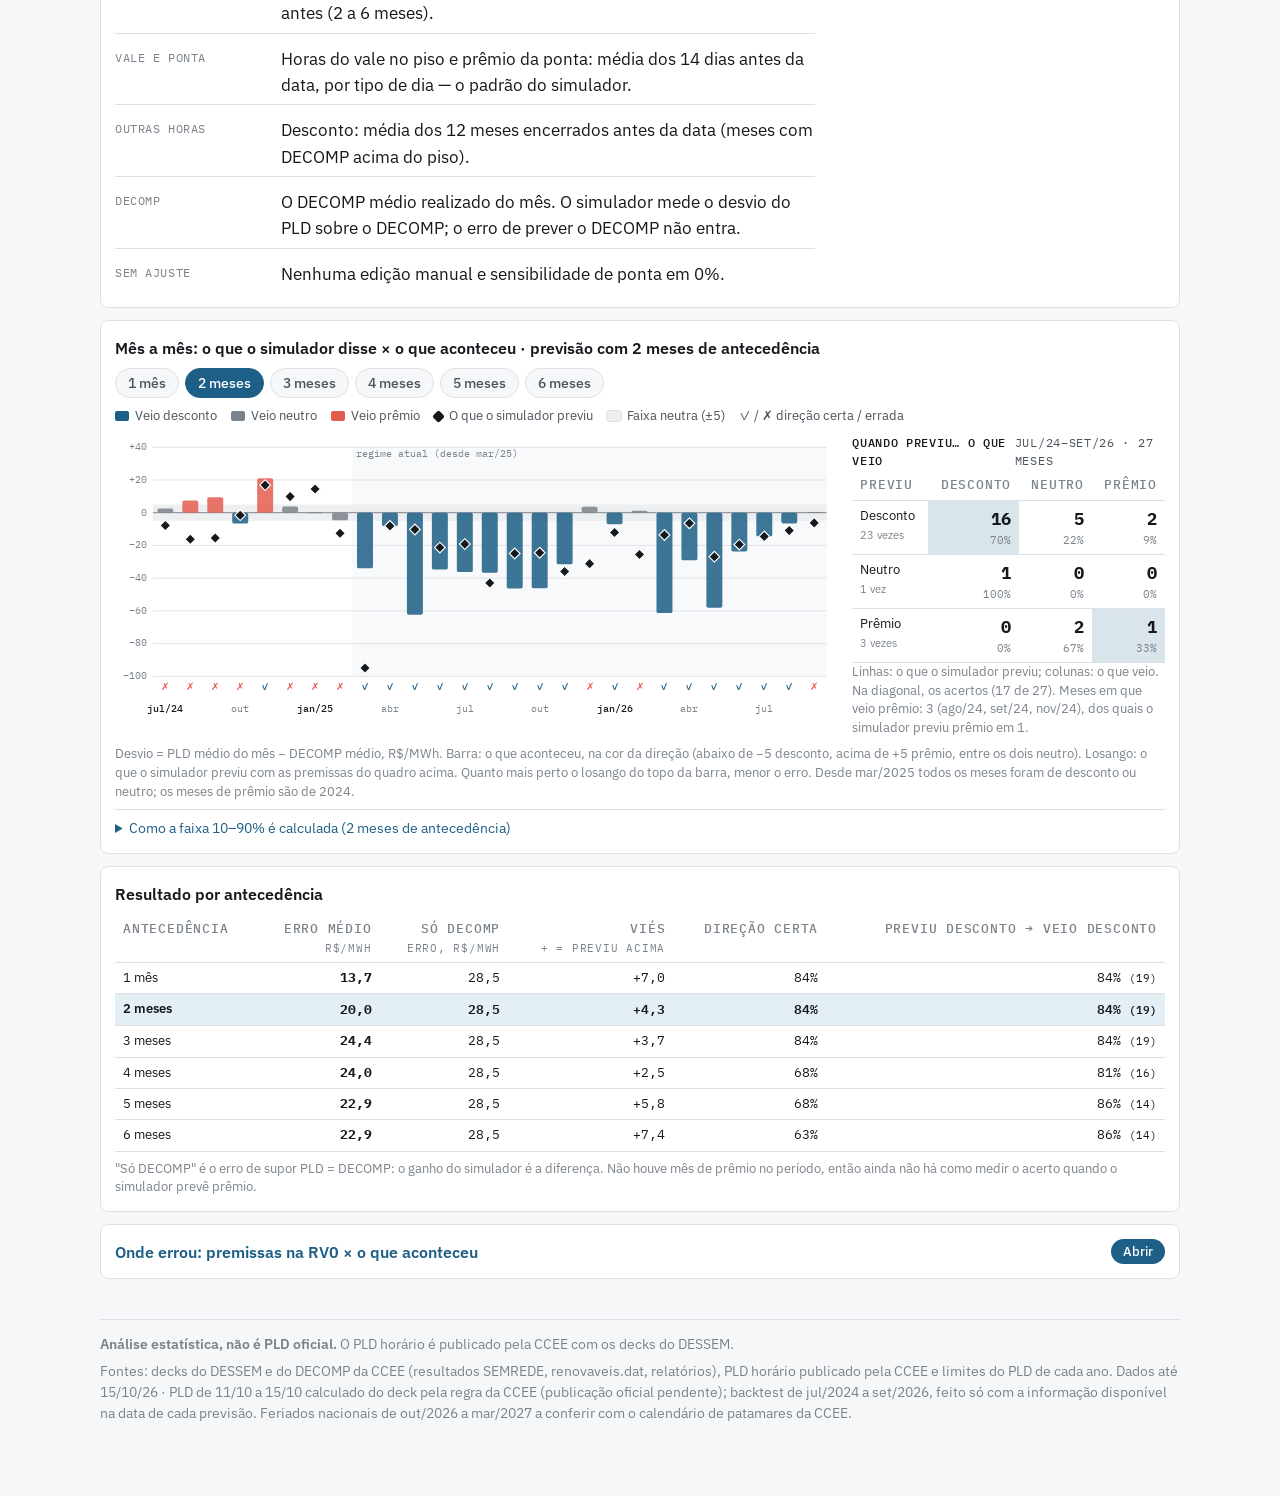
<file: simulador.html>
<!doctype html>
<html lang="pt-BR">
<head>
<meta charset="utf-8">
<meta name="viewport" content="width=device-width, initial-scale=1, viewport-fit=cover">
<title>PLD Horário: Simulador</title>
<link rel="preconnect" href="https://fonts.googleapis.com">
<link rel="preconnect" href="https://fonts.gstatic.com" crossorigin>
<link rel="stylesheet" href="https://fonts.googleapis.com/css2?family=IBM+Plex+Sans:ital,wght@0,400;0,500;0,600;1,400&family=IBM+Plex+Mono:wght@400;500&display=swap">
<link rel="stylesheet" href="estilo.css">
<link rel="stylesheet" href="pagina.css">
</head>
<body data-sim="a" data-resumo="v2">
<main>
  <nav class="nav" aria-label="Páginas">
    <a class="marca" href="./">Quant Energia</a>
    <a href="./">Acompanhamento</a>
    <a href="simulador.html" aria-current="page">Simulador</a>
    <a href="metodologia.html">Metodologia</a>
  </nav>

  <section class="hero" aria-labelledby="titulo">
    <span class="rotulo">Risk Lab DESSEM · simulador do PLD médio do mês</span>
    <h1 id="titulo">Simulador: PLD médio do mês a partir do DECOMP</h1>
  </section>

  <!-- ===================== SIMULADOR ===================== -->
  <section id="simulador" aria-labelledby="titulo">
    <p class="sub" id="veredito"></p>
    <div class="bloco" id="b-sim">
      <div class="sim-entrada">
        <h3 class="ttl" id="tt-simmes">Simulação do mês</h3>
        <label class="campo"><span>Mês</span><select id="sel-mes" aria-label="Mês simulado"></select></label>
        <div class="campo"><span>DECOMP médio · R$/MWh</span><div class="lin-campo"><input id="inp-decomp" type="number" min="0" max="2000" step="1" aria-label="DECOMP médio do mês, R$/MWh"><button type="button" class="btn-sec" id="btn-decomp">vigente</button></div></div>
        <div class="campo"><span id="sub-prem">Janela das premissas</span><div class="abas miud" id="abas-jan" role="group" aria-label="Janela das premissas"></div></div>
        <button type="button" class="btn-sec reset" id="btn-prem">↺ Premissas padrão</button>
      </div>
      <div class="sim-corpo">
        <div class="sim-esq">
      <table id="t-prem" class="compacta unica"><thead><tr><th>Premissa</th><th class="n" id="th-util">Útil</th><th class="n" id="th-sab">Sábado</th><th class="n" id="th-dom">Dom./feriado</th><th class="n col-mes">No mês<small>R$/MWh</small></th><th class="n col-mes">Peso</th></tr></thead><tbody></tbody></table>
          <div class="sim-pe">
            <div class="sim-sens grade">
              <span class="sens-rot"><span class="rotulo-prem">Sensibilidade</span><small>preço da ponta</small></span>
              <span class="sens-inp"><input id="inp-sens" type="number" step="1" aria-label="Preço da ponta do dia útil no cenário, R$/MWh"></span>
              <span class="sens-txt">ponta do dia útil <span class="info" id="info-sens" tabindex="0" aria-label="Como ler a sensibilidade">ⓘ</span> · <small id="sens-extra"></small></span>
              <span class="sens-rot"><small>% dos dias úteis</small></span>
              <div class="regua" id="regua-sens"></div>
            </div>
            <details class="sim-dias" id="sim-dias">
              <summary>Ver os dias do mês</summary>
              <div class="sim-dias-corpo">
                <div class="barra-dias"><span id="dias-txt"></span><button type="button" class="btn-sec" id="btn-csv">Baixar CSV</button></div>
                <div class="rolagem"><table id="t-dias" class="compacta"><thead></thead><tbody></tbody></table></div>
                <p class="leg" id="dias-leg"></p>
              </div>
            </details>
            <p class="leg" id="leg-sim"></p>
          </div>
        </div>
        <aside class="sim-resumo" id="sim-resumo" aria-live="polite"></aside>
      </div>
    </div>

    <div class="bloco">
      <div class="barra-abas"><h3 class="ttl" id="tt-hp">Histórico das premissas · janela móvel de 14 dias</h3>
        <div class="abas miud" id="abas-hp" role="group" aria-label="Período dos gráficos deste bloco"></div></div>

      <div class="sub-bloco">
        <div class="barra-abas"><div class="mini-ttl"><b id="tt-pj">Preço da ponta: médias móveis</b><span>R$/MWh</span></div>
          <div class="abas miud" id="abas-pj-tipo" role="group" aria-label="Tipo de dia do gráfico da ponta"></div></div>
        <div class="chips linha" id="chips-pj"></div>
        <svg id="g-pj" viewBox="0 0 1040 230" role="img" aria-label="Preço médio da ponta em janelas móveis"></svg>
        <div class="mini-ttl"><span id="tt-traj-ponta">Preço da ponta em cada dia da janela</span><span>traço = DECOMP</span></div>
        <svg id="g-tr-ponta" viewBox="0 0 1040 110" role="img" aria-label="Preço da ponta e DECOMP em cada dia da janela"></svg>
        <p class="leg" id="leg-pj"></p>
      </div>

      <div class="sub-bloco">
        <div class="legenda-mini"><span><i class="l" style="border-color:var(--t-util)"></i>Dia útil</span><span><i class="l" style="border-color:var(--t-sab)"></i>Sábado</span><span><i class="l" style="border-color:var(--t-dom)"></i>Domingo/feriado</span><span><i class="t" style="border-color:var(--ink-2)"></i>Média de 12 meses (usada pelo simulador no desconto)</span></div>
        <div class="grid2">
          <div><div class="mini-ttl"><b>Horas do vale no piso</b><span>de 8</span></div><svg id="g-hp-piso" viewBox="0 0 520 210" role="img" aria-label="Horas do vale no piso, janela móvel"></svg>
            <div class="mini-ttl"><span>Cada dia da janela</span></div><svg id="g-tr-piso" viewBox="0 0 520 96" role="img" aria-label="Horas do vale no piso em cada dia da janela"></svg></div>
          <div><div class="mini-ttl"><b>Desconto das outras horas</b><span>% do espaço</span></div><p class="ref12" id="ref12-fora"></p><svg id="g-hp-fora" viewBox="0 0 520 210" role="img" aria-label="Desconto das outras horas, janela móvel"></svg>
            <div class="mini-ttl"><span>Cada dia da janela</span></div><svg id="g-tr-fora" viewBox="0 0 520 96" role="img" aria-label="Desconto das outras horas em cada dia da janela"></svg></div>
        </div>
        <p class="leg" id="leg-hp"></p>
      </div>
    </div>

    <details class="bloco">
      <summary class="ttl" id="tt-hm">Premissas mês a mês: o que aconteceu</summary>
      <div class="rolagem"><table id="t-hm" class="compacta"><thead><tr><th rowspan="2">Mês</th><th rowspan="2" class="n">DECOMP</th><th colspan="3" class="n">Horas do vale no piso</th><th colspan="3" class="n">Outras horas, % do espaço</th><th colspan="3" class="n">Ponta, R$/MWh</th></tr><tr><th class="n">Útil</th><th class="n">Sáb.</th><th class="n">Dom.</th><th class="n">Útil</th><th class="n">Sáb.</th><th class="n">Dom.</th><th class="n">Útil</th><th class="n">Sáb.</th><th class="n">Dom.</th></tr></thead><tbody></tbody></table></div>
      <p class="leg" id="leg-hm"></p>
    </details>


    <div class="bloco">
      <div class="barra-abas"><h3 class="ttl" id="tt-pm">Preço da ponta por mês e dispersão</h3>
        <div class="abas miud" id="abas-pm" role="group" aria-label="Tipo de dia"></div></div>
      <div class="mini-ttl"><b>Preço médio da ponta (18h–21h) por mês</b><span>clique num mês para ver a dispersão abaixo</span></div>
      <svg id="g-pm-preco" viewBox="0 0 1040 230" role="img" aria-label="Preço médio mensal da ponta, menor e maior dia, e DECOMP"></svg>
      <div class="legenda-mini"><span><i class="l" style="border-color:var(--accent)"></i>Média do mês</span><span><i style="background:color-mix(in srgb, var(--accent) 22%, transparent)"></i>Menor a maior dia</span><span><i class="t" style="border-color:var(--ink-3)"></i>DECOMP médio</span><span><i style="background:var(--vazio);outline:1px solid var(--accent)"></i>Mês selecionado</span></div>
      <div class="mini-ttl" style="margin-top:8px"><b id="tt-pm-disp">Dispersão das horas de ponta</b><span>cada bolha = faixa de preço; tamanho = número de horas</span></div>
      <svg id="g-pm-disp" viewBox="0 0 1040 170" role="img" aria-label="Dispersão dos preços das horas de ponta no mês selecionado"></svg>
      <p class="leg" id="leg-pm"></p>
    </div>

  </section>

  <!-- ===================== DESEMPENHO ===================== -->
  <section id="desempenho" aria-labelledby="s-desemp">
    <div class="sec-titulo"><h2 id="s-desemp">Desempenho do simulador · SE/CO</h2>
      <p class="sub">Teste fora da amostra, mar/2025 a set/2026 (19 meses): em cada mês, o simulador foi rodado como se estivesse na data da previsão, só com o que existia naquele dia, e comparado com o PLD oficial.</p></div>
    <div class="tiles" id="tiles-desemp"></div>
    <div class="bloco">
      <div class="ttl">Com quais premissas o erro foi medido</div>
      <ul class="lista texto premissas-bt">
        <li><span class="tag">Data</span><span>Rodada da RV0 do mês-alvo (1 mês de antecedência) ou de meses antes (2 a 6 meses).</span></li>
        <li><span class="tag">Vale e ponta</span><span>Horas do vale no piso e prêmio da ponta: média dos 14 dias antes da data, por tipo de dia — o padrão do simulador.</span></li>
        <li><span class="tag">Outras horas</span><span>Desconto: média dos 12 meses encerrados antes da data (meses com DECOMP acima do piso).</span></li>
        <li><span class="tag">DECOMP</span><span>O DECOMP médio realizado do mês. O simulador mede o desvio do PLD sobre o DECOMP; o erro de prever o DECOMP não entra.</span></li>
        <li><span class="tag">Sem ajuste</span><span>Nenhuma edição manual e sensibilidade de ponta em 0%.</span></li>
      </ul>
    </div>
    <div class="bloco">
      <div class="barra-abas">
        <div class="ttl" id="tt-bt">Mês a mês: o que o simulador disse × o que aconteceu</div>
        <div class="abas" id="abas-h" role="group" aria-label="Antecedência da previsão"></div>
      </div>
      <div class="legenda-mini"><span><i style="background:var(--b-vale)"></i>Veio desconto</span><span><i style="background:var(--ink-3)"></i>Veio neutro</span><span><i style="background:var(--v1)"></i>Veio prêmio</span><span><i style="width:9px;height:9px;transform:rotate(45deg);background:var(--ink)"></i>O que o simulador previu</span><span><i style="background:var(--vazio);outline:1px solid var(--rule)"></i>Faixa neutra (±5)</span><span>✓ / ✗ direção certa / errada</span></div>
      <div class="bt-grade">
        <svg id="g-bt" viewBox="0 0 760 300" role="img" aria-label="Desvio previsto e realizado do PLD sobre o DECOMP, mês a mês"></svg>
        <div><div class="mini-ttl"><b>Quando previu… o que veio</b><span id="per-mat"></span></div>
          <table id="t-mat" class="compacta mat"><thead><tr><th>Previu</th><th class="n">Desconto</th><th class="n">Neutro</th><th class="n">Prêmio</th></tr></thead><tbody></tbody></table>
          <p class="leg" id="leg-mat"></p></div>
      </div>
      <p class="leg" id="leg-bt"></p>
      <details class="det-bloco">
        <summary id="tt-faixa">Como a faixa 10–90% é calculada</summary>
        <svg id="g-faixa" viewBox="0 0 1040 150" role="img" aria-label="Erros do backtest usados na faixa"></svg>
        <p class="leg" id="leg-faixa"></p>
      </details>
    </div>
    <div class="bloco"><div class="ttl">Resultado por antecedência</div>
      <div class="rolagem"><table id="t-metr" class="compacta"><thead><tr><th>Antecedência</th><th class="n">Erro médio<small>R$/MWh</small></th><th class="n">Só DECOMP<small>erro, R$/MWh</small></th><th class="n">Viés<small>+ = previu acima</small></th><th class="n">Direção certa</th><th class="n">Previu desconto → veio desconto</th></tr></thead><tbody></tbody></table></div>
      <p class="leg">"Só DECOMP" é o erro de supor PLD = DECOMP: o ganho do simulador é a diferença. Não houve mês de prêmio no período, então ainda não há como medir o acerto quando o simulador prevê prêmio.</p></div>
    <details class="bloco">
      <summary class="ttl" id="tt-hd">Onde errou: premissas na RV0 × o que aconteceu</summary>
      <div class="barra-abas"><span></span><div class="abas miud" id="abas-hd" role="group" aria-label="Tipo de dia"></div></div>
      <div class="legenda-mini"><span><i class="l" style="border-color:var(--accent)"></i>Realizado no mês</span><span><i class="p" style="background:transparent;border:2px solid var(--v1)"></i>Premissa na RV0 do mês (janela de 14 dias)</span><span><i class="t" style="border-color:var(--ink-3)"></i>DECOMP médio do mês</span></div>
      <div class="grid3">
        <div><div class="mini-ttl"><b>Horas do vale no piso</b><span>de 8</span></div><svg id="g-hd-piso" viewBox="0 0 360 190" role="img" aria-label="Horas do vale no piso por mês"></svg></div>
        <div><div class="mini-ttl"><b>Desconto das outras horas</b><span>% do espaço</span></div><svg id="g-hd-fora" viewBox="0 0 360 190" role="img" aria-label="Desconto das outras horas por mês"></svg></div>
        <div><div class="mini-ttl"><b>Preço da ponta</b><span>R$/MWh</span></div><svg id="g-hd-ponta" viewBox="0 0 360 190" role="img" aria-label="Preço da ponta por mês"></svg></div>
      </div>
      <details class="det-tab"><summary>Ver a tabela</summary><div class="rolagem"><table id="t-hd"><thead><tr><th>Mês</th><th class="n">Dias</th><th class="n">DECOMP</th><th class="n">Horas no piso<br><small>RV0 → real</small></th><th class="n">Outras horas<br><small>RV0 → real</small></th><th class="n">Ponta R$<br><small>RV0 → real</small></th></tr></thead><tbody></tbody></table></div></details>
      <p class="leg" id="leg-hd"></p>
    </details>
  </section>

  <div class="aviso">
    <p><strong>Análise estatística, não é PLD oficial.</strong> O PLD horário é publicado pela CCEE com os decks do DESSEM.</p>
    <p id="fontes"></p>
  </div>
</main>
<div class="dica" id="dica" hidden></div>

<script src="dados.js" charset="utf-8"></script>
<script src="app.js" charset="utf-8"></script>
</body>
</html>
</file>
<file: estilo.css>
/* Padrão visual do Quant Energia: valores copiados de quant-energia-app/web/bandeiras/estilo.css em 2026-10-11
   (cópia de valores, sem dependência de código — D033). Manter em sincronia manualmente. */
/* Layout: memo de uma coluna (~70ch) com blocos de dados que alargam até 1080px; faixa de bandeiras rola na horizontal dentro do próprio bloco */
:root {
  --bg: #f6f7f8;
  --surface: #ffffff;
  --ink: #15191d;
  --ink-2: #4a535c;
  --ink-3: #7a838c;
  --rule: #dde1e5;
  --accent: #1d5f86;
  --accent-soft: #e3eef5;
  --vd: #2e9e5b; --am: #f2c230; --v1: #e35d4f; --v2: #9e1b1b; --vazio: #eceeef;
  --on-flag: #ffffff; --on-am: #15191d;
  --bar-modelo: #1d5f86; --bar-pers: #b8c0c8; --bar-saz: #8a949e; --bar-oraculo: #15191d;
  --f-display: "IBM Plex Sans", "Helvetica Neue", Arial, sans-serif;
  --f-body: "IBM Plex Sans", "Helvetica Neue", Arial, sans-serif;
  --f-data: "IBM Plex Mono", ui-monospace, "SF Mono", Menlo, monospace;
  color-scheme: light;
}
@media (prefers-color-scheme: dark) {
  :root:not([data-theme="light"]) {
    --bg: #111518; --surface: #181d21; --ink: #e8ecef; --ink-2: #aab3bb; --ink-3: #7d8790;
    --rule: #2a3137; --accent: #6fb0d8; --accent-soft: #1b2a34; --vazio: #22292e;
    --bar-modelo: #6fb0d8; --bar-pers: #48525b; --bar-saz: #6b7680; --bar-oraculo: #e8ecef;
    color-scheme: dark;
  }
}
:root[data-theme="dark"] {
  --bg: #111518; --surface: #181d21; --ink: #e8ecef; --ink-2: #aab3bb; --ink-3: #7d8790;
  --rule: #2a3137; --accent: #6fb0d8; --accent-soft: #1b2a34; --vazio: #22292e;
  --bar-modelo: #6fb0d8; --bar-pers: #48525b; --bar-saz: #6b7680; --bar-oraculo: #e8ecef;
  color-scheme: dark;
}
* { box-sizing: border-box; }
body { background: var(--bg); color: var(--ink); font-family: var(--f-body); font-size: 17px; line-height: 1.55; padding-inline: 20px; padding-block: 40px 72px; }
main { max-width: 1080px; margin-inline: auto; display: grid; gap: 56px; }
.texto { max-width: 70ch; }
section { display: grid; gap: 18px; min-width: 0; }
h1, h2, h3 { font-family: var(--f-display); text-wrap: balance; margin: 0; letter-spacing: -0.005em; }
h1 { font-size: clamp(2rem, 5vw, 3rem); font-weight: 600; line-height: 1.05; }
h2 { font-size: 1.55rem; font-weight: 600; }
h3 { font-size: 1.1rem; font-weight: 600; }
p { margin: 0; }
.rotulo { font-family: var(--f-data); font-size: 0.75rem; letter-spacing: 0.08em; text-transform: uppercase; color: var(--ink-3); }
.lead { font-size: 1.2rem; color: var(--ink-2); max-width: 62ch; }
header { display: grid; gap: 14px; padding-bottom: 28px; border-bottom: 1px solid var(--rule); }
.num { font-family: var(--f-data); font-variant-numeric: tabular-nums; }
strong { font-weight: 600; }

/* Veredito */
.veredito { display: grid; grid-template-columns: repeat(auto-fit, minmax(280px, 1fr)); gap: 16px; }
.cartao { background: var(--surface); border: 1px solid var(--rule); border-radius: 6px; padding: 22px; display: grid; gap: 10px; align-content: start; min-width: 0; }
.cartao .cifra { font-family: var(--f-display); font-weight: 600; font-size: 2.6rem; line-height: 1; }
.cartao .cifra small { font-size: 1rem; font-weight: 500; color: var(--ink-3); }
.selo { justify-self: start; font-family: var(--f-data); font-size: 0.75rem; letter-spacing: 0.06em; text-transform: uppercase; padding: 3px 9px; border-radius: 3px; }
.selo.usar { background: var(--accent-soft); color: var(--accent); }
.selo.cenario { background: var(--vazio); color: var(--ink-2); }

/* Fluxo */
.fluxo { display: grid; grid-template-columns: repeat(auto-fit, minmax(200px, 1fr)); gap: 0; border: 1px solid var(--rule); border-radius: 6px; background: var(--surface); overflow: hidden; }
.passo { padding: 18px; display: grid; gap: 6px; align-content: start; border-right: 1px solid var(--rule); min-width: 0; }
.passo:last-child { border-right: 0; }
.passo .n { font-family: var(--f-data); color: var(--accent); font-size: 0.85rem; }
.passo p { font-size: 0.95rem; color: var(--ink-2); }
@media (max-width: 860px) { .passo { border-right: 0; border-bottom: 1px solid var(--rule); } .passo:last-child { border-bottom: 0; } }

/* Gráfico */
.grafico { background: var(--surface); border: 1px solid var(--rule); border-radius: 6px; padding: 18px 18px 10px; position: relative; min-width: 0; }
.legenda { display: flex; flex-wrap: wrap; gap: 6px 18px; font-size: 0.9rem; color: var(--ink-2); margin-bottom: 8px; }
.legenda span { display: inline-flex; align-items: center; gap: 7px; }
.legenda i { width: 12px; height: 12px; border-radius: 2px; display: inline-block; }
.legenda i.linha { height: 0; border-top: 2px dashed var(--bar-oraculo); width: 18px; border-radius: 0; }
svg text { font-family: var(--f-data); font-size: 11px; fill: var(--ink-3); }
svg .valor { fill: var(--ink-2); font-size: 10.5px; }
.dica { position: absolute; pointer-events: none; background: var(--ink); color: var(--bg); font-size: 0.85rem; padding: 7px 10px; border-radius: 4px; white-space: nowrap; transform: translate(-50%, -110%); }
details { font-size: 0.95rem; }
summary { cursor: pointer; color: var(--accent); }
summary:focus-visible, a:focus-visible { outline: 2px solid var(--accent); outline-offset: 2px; }

/* Tabelas */
.rolagem { overflow-x: auto; min-width: 0; }
table { border-collapse: collapse; width: 100%; font-size: 0.95rem; background: var(--surface); }
th, td { text-align: left; padding: 9px 12px; border-bottom: 1px solid var(--rule); vertical-align: top; }
th { font-family: var(--f-data); font-size: 0.72rem; letter-spacing: 0.06em; text-transform: uppercase; color: var(--ink-3); font-weight: 500; }
td.n, th.n { text-align: right; font-family: var(--f-data); font-variant-numeric: tabular-nums; }
tr.destaque td { font-weight: 600; }

/* Faixa de bandeiras */
.faixa { display: grid; gap: 20px; width: max-content; min-width: 100%; }
.deck { display: grid; gap: 3px; }
.deck .titulo { grid-column: 1 / -1; font-family: var(--f-display); font-weight: 600; font-size: 0.98rem; padding-bottom: 2px; }
.deck .titulo span { position: sticky; left: 0; }
.deck .lin { font-size: 0.8rem; color: var(--ink-2); align-self: center; }
.fixo { position: sticky; left: 0; background: var(--bg); z-index: 1; height: 100%; display: flex; align-items: center; }
.cel.ano, .meses .ano { box-shadow: -3px 0 0 0 var(--ink-3); }
.cel { height: 30px; border-radius: 2px; display: grid; place-items: center; font-family: var(--f-data); font-size: 0.72rem; background: var(--vazio); color: var(--on-flag); position: relative; }
.cel.Verde { background: var(--vd); } .cel.Amarela { background: var(--am); color: var(--on-am); }
.cel.V1 { background: var(--v1); } .cel.V2 { background: var(--v2); }
.cel.erro::after { content: "✗"; position: absolute; top: 1px; right: 4px; font-size: 0.7rem; }
.meses { display: grid; gap: 3px; font-family: var(--f-data); font-size: 0.72rem; color: var(--ink-3); text-align: center; position: sticky; top: env(safe-area-inset-top, 0px); }
.anos { display: flex; flex-wrap: wrap; gap: 0; justify-self: start; border: 1px solid var(--rule); border-radius: 6px; overflow: hidden; background: var(--surface); }
.anos button { font: 500 0.9rem var(--f-body); color: var(--ink-2); background: transparent; border: 0; border-right: 1px solid var(--rule); padding: 8px 16px; cursor: pointer; }
.anos button:last-child { border-right: 0; }
.anos button[aria-pressed="true"] { background: var(--accent); color: var(--surface); }
.anos button:focus-visible { outline: 2px solid var(--accent); outline-offset: -2px; }
.chaves { display: flex; flex-wrap: wrap; gap: 6px 16px; font-size: 0.85rem; color: var(--ink-2); }
.chaves span { display: inline-flex; align-items: center; gap: 6px; }
.chaves b { width: 14px; height: 14px; border-radius: 2px; display: inline-block; }

figure { margin: 0; display: grid; gap: 8px; min-width: 0; }
figure img { width: 100%; border: 1px solid var(--rule); border-radius: 6px; background: #fcfcfb; }
figcaption { font-size: 0.9rem; color: var(--ink-3); max-width: 80ch; }

.lista { display: grid; gap: 12px; padding: 0; margin: 0; list-style: none; }
.lista li { display: grid; grid-template-columns: 9.5rem 1fr; gap: 14px; padding-bottom: 12px; border-bottom: 1px solid var(--rule); }
.lista li:last-child { border-bottom: 0; }
.tag { font-family: var(--f-data); font-size: 0.72rem; letter-spacing: 0.05em; text-transform: uppercase; color: var(--ink-3); padding-top: 3px; }
@media (max-width: 560px) { .lista li { grid-template-columns: 1fr; gap: 4px; } body { font-size: 16px; } }
.formula { font-family: var(--f-data); background: var(--surface); border: 1px solid var(--rule); border-radius: 6px; padding: 14px 16px; font-size: 0.95rem; overflow-x: auto; }
ol.passos { margin: 0; padding-left: 1.3rem; display: grid; gap: 10px; }
footer { color: var(--ink-3); font-size: 0.85rem; border-top: 1px solid var(--rule); padding-top: 16px; }

/* Navegação entre as páginas */
.nav { display: flex; flex-wrap: wrap; gap: 6px 20px; align-items: baseline; font-size: 0.95rem; }
.nav .marca { font-family: var(--f-display); font-weight: 600; margin-right: auto; }
.nav a { color: var(--ink-2); text-decoration: none; padding-block: 2px; border-bottom: 2px solid transparent; }
.nav a:hover { color: var(--ink); }
.nav a[aria-current="page"] { color: var(--ink); border-bottom-color: var(--accent); }

/* Página de metodologia */
.indice { display: flex; flex-wrap: wrap; gap: 6px 14px; font-size: 0.92rem; }
.indice a { color: var(--accent); }
.eq { font-family: var(--f-data); background: var(--surface); border: 1px solid var(--rule); border-left: 3px solid var(--accent); border-radius: 4px; padding: 12px 16px; font-size: 0.92rem; line-height: 1.7; overflow-x: auto; }
.eq var { font-style: italic; }
.nota { font-size: 0.92rem; color: var(--ink-2); background: var(--accent-soft); border-radius: 4px; padding: 12px 16px; }
.passo-det { display: grid; grid-template-columns: 3.2rem 1fr; gap: 6px 16px; padding-block: 18px; border-top: 1px solid var(--rule); }
.passo-det > .n { font-family: var(--f-display); font-weight: 600; font-size: 1.9rem; color: var(--accent); line-height: 1; }
.passo-det > div { display: grid; gap: 10px; min-width: 0; }
@media (max-width: 560px) { .passo-det { grid-template-columns: 1fr; } }
code { font-family: var(--f-data); font-size: 0.88em; background: var(--vazio); padding: 1px 5px; border-radius: 3px; }
dl.glossario { display: grid; grid-template-columns: max-content 1fr; gap: 8px 18px; margin: 0; }
dl.glossario dt { font-family: var(--f-data); font-size: 0.85rem; font-weight: 500; padding-top: 2px; }
dl.glossario dd { margin: 0; color: var(--ink-2); }
@media (max-width: 560px) { dl.glossario { grid-template-columns: 1fr; } dl.glossario dd { padding-bottom: 6px; } }
.status { font-family: var(--f-data); font-size: 0.72rem; text-transform: uppercase; letter-spacing: 0.05em; white-space: nowrap; }
.status.ok { color: var(--accent); } .status.teste { color: var(--ink-3); }

/* na aplicação, a marca é link para a página inicial */
.nav a.marca { color: var(--ink); border-bottom: 0; }
</file>
<file: pagina.css>
/* Estilo das páginas do PLD horário (acompanhamento, simulador, metodologia), sobre estilo.css do Quant Energia */
/* Layout: painel de produto no padrão das bandeiras — acompanhamento das variáveis primeiro, depois mecanismos, simulador e desempenho; blocos em largura total (máx. 1080px) */
:root {
  --b-vale: var(--accent); --b-ponta: var(--v1); --b-demais: var(--ink-3);
  --t-util: var(--accent); --t-sab: #a8592a; --t-dom: #1d8a84;
  --a2021: #c3c9cf; --a2022: #98a1a9; --a2023: #a8592a; --a2024: #1d8a84; --a2025: #e35d4f; --a2026: #1d5f86; --a2027: #15191d;
  --faixa-proj: color-mix(in srgb, var(--accent) 16%, transparent);
  --sombra-vale: color-mix(in srgb, var(--accent) 7%, transparent); --sombra-ponta: color-mix(in srgb, var(--v1) 7%, transparent); --sombra-ponta-forte: color-mix(in srgb, var(--v1) 16%, transparent); --sombra-vale-forte: color-mix(in srgb, var(--accent) 13%, transparent);
}
@media (prefers-color-scheme: dark) { :root:not([data-theme="light"]) { --t-sab: #e3a06c; --t-dom: #5ccac3; --a2021: #48525b; --a2022: #6b7680; --a2023: #e3a06c; --a2024: #5ccac3; --a2025: #f08a7e; --a2026: #6fb0d8; --a2027: #e8ecef; } }
:root[data-theme="dark"] { --t-sab: #e3a06c; --t-dom: #5ccac3; --a2021: #48525b; --a2022: #6b7680; --a2023: #e3a06c; --a2024: #5ccac3; --a2025: #f08a7e; --a2026: #6fb0d8; --a2027: #e8ecef; }
body { margin: 0; }
[hidden] { display: none !important; }
main { gap: 40px; }
section { gap: 12px; }
.hero { display: grid; gap: 14px; }
.hero h1, h2 { font-size: 1.5rem; }
h3.ttl { margin: 0; }
.meta { display: flex; flex-wrap: wrap; gap: 6px 18px; font-family: var(--f-data); font-size: 0.8rem; color: var(--ink-3); }
.meta .atualizado { margin-left: auto; }
.bloco { background: var(--surface); border: 1px solid var(--rule); border-radius: 8px; padding: 14px; display: grid; gap: 8px; min-width: 0; align-content: start; }
.sim-topo { display: grid; grid-template-columns: minmax(0, 230px) minmax(0, 1fr); gap: 16px; align-items: start; }
@media (max-width: 760px) { .sim-topo { grid-template-columns: 1fr; } }
.sim-nums { display: grid; gap: 10px; }
.sim-nums .tile { padding: 12px; }
.sim-nums .tile .v { font-size: 1.9rem; }
table.compacta th, table.compacta td { padding: 5px 8px; font-size: 0.82rem; }
table.compacta th small { display: block; color: var(--ink-3); font-weight: 400; }
.regua-cel { text-align: left !important; }
.det-tab summary { cursor: pointer; font-size: 0.8rem; color: var(--accent); margin-top: 6px; }
.grid3 { display: grid; grid-template-columns: repeat(auto-fit, minmax(min(100%, 300px), 1fr)); gap: 12px 16px; }
.grid2 { display: grid; grid-template-columns: repeat(auto-fit, minmax(min(100%, 420px), 1fr)); gap: 16px; }
.grid4 { display: grid; grid-template-columns: repeat(auto-fit, minmax(min(100%, 240px), 1fr)); gap: 12px; }
.ttl { font-family: var(--f-display); font-weight: 600; font-size: 1.02rem; }
.sub { font-size: 0.95rem; color: var(--ink-2); max-width: 78ch; }
.leg { font-size: 0.8rem; line-height: 1.45; color: var(--ink-3); margin: 0; }
.aviso-q { font-size: 0.8rem; color: var(--v1); margin: 0; }
svg { display: block; width: 100%; height: auto; overflow: visible; }
svg text { font-family: var(--f-data); font-size: 10.5px; fill: var(--ink-3); }
svg .forte { fill: var(--ink); font-weight: 500; }
.legenda-mini { display: flex; flex-wrap: wrap; gap: 4px 14px; font-size: 0.8rem; color: var(--ink-2); }
.legenda-mini span { display: inline-flex; align-items: center; gap: 6px; }
.legenda-mini i { display: inline-block; width: 14px; height: 10px; border-radius: 2px; }
.legenda-mini i.l { height: 0; border-top: 2px solid; border-radius: 0; }
.legenda-mini i.t { height: 0; border-top: 2px dashed; border-radius: 0; }
.legenda-mini i.p { width: 9px; height: 9px; border-radius: 50%; }
.abas { display: flex; flex-wrap: wrap; gap: 6px; }
.abas button { font: 500 0.85rem var(--f-body); color: var(--ink-2); background: var(--bg); border: 1px solid var(--rule); border-radius: 999px; padding: 5px 12px; cursor: pointer; }
.abas button[aria-pressed="true"] { background: var(--accent); border-color: var(--accent); color: var(--surface); }
.abas button:focus-visible, .painel input:focus-visible, .btn-sec:focus-visible { outline: 2px solid var(--accent); outline-offset: 2px; }
.abas.miud button { font-size: 0.78rem; padding: 3px 10px; }
.controles { display: grid; gap: 8px; }
.controles .lin { display: flex; flex-wrap: wrap; gap: 6px 12px; align-items: center; }
.controles .lin > span { font-family: var(--f-data); font-size: 0.68rem; letter-spacing: 0.07em; text-transform: uppercase; color: var(--ink-3); min-width: 6.5rem; }
.barra-abas { display: flex; flex-wrap: wrap; justify-content: space-between; align-items: center; gap: 8px; }
.tiles { display: grid; grid-template-columns: repeat(auto-fit, minmax(190px, 1fr)); gap: 12px; }
.tile { background: var(--surface); border: 1px solid var(--rule); border-radius: 8px; padding: 16px; display: grid; gap: 4px; align-content: start; }
.tile .v { font-family: var(--f-display); font-weight: 600; font-size: 2.2rem; line-height: 1; font-variant-numeric: tabular-nums; }
.tile .d { font-size: 0.88rem; color: var(--ink-2); }
.dica { position: fixed; pointer-events: none; z-index: 10; background: var(--ink); color: var(--bg); font-size: 0.82rem; line-height: 1.4; padding: 7px 10px; border-radius: 4px; max-width: 320px; transform: translate(12px, 12px); }
.aviso { font-size: 0.85rem; color: var(--ink-3); border-top: 1px solid var(--rule); padding-top: 14px; display: grid; gap: 6px; }
.mini-ttl { font-family: var(--f-data); font-size: 0.72rem; letter-spacing: 0.06em; text-transform: uppercase; color: var(--ink-2); display: flex; justify-content: space-between; gap: 6px; }
.mini-ttl b { color: var(--ink); font-weight: 500; }
td.n, th.n { white-space: nowrap; }
tr.destaque td { background: var(--accent-soft); }
details.bloco > summary { cursor: pointer; list-style: none; display: flex; justify-content: space-between; align-items: center; gap: 8px; }
details.bloco > summary::-webkit-details-marker { display: none; }
details.bloco > summary::after { content: "Abrir"; font: 500 0.8rem var(--f-body); color: var(--surface); background: var(--accent); border-radius: 999px; padding: 4px 12px; }
details.bloco[open] > summary::after { content: "Fechar"; }
details.bloco > summary:focus-visible { outline: 2px solid var(--accent); outline-offset: 2px; }
.sel-mes { font: 500 0.8rem var(--f-body); color: var(--ink); background: var(--bg); border: 1px solid var(--rule); border-radius: 999px; padding: 4px 10px; }
.sel-mes:focus-visible { outline: 2px solid var(--accent); outline-offset: 2px; }
.dois-tercos { display: grid; grid-template-columns: minmax(0, 2fr) minmax(0, 1fr); gap: 16px; align-items: start; }
@media (max-width: 760px) { .dois-tercos { grid-template-columns: 1fr; } }
.sec-titulo { display: grid; gap: 4px; padding-top: 8px; border-top: 2px solid var(--ink); }

/* painel dos seis meses */
.painel { display: grid; gap: 6px 8px; align-items: center; width: max-content; min-width: 100%; }
.painel .rp { font-size: 0.8rem; color: var(--ink-2); position: sticky; left: 0; background: var(--surface); z-index: 1; height: 100%; display: flex; align-items: center; padding-right: 8px; }
.painel .rp { flex-direction: column; align-items: flex-start; justify-content: center; }
.painel .rp small { display: block; font-size: 0.68rem; color: var(--ink-3); }
.painel .btit { grid-column: 1 / -1; display: flex; align-items: center; justify-content: space-between; gap: 8px; font-family: var(--f-data); font-size: 0.68rem; letter-spacing: 0.07em; text-transform: uppercase; color: var(--ink-2); padding-block: 2px 4px; }
.painel .sep { grid-column: 1 / -1; height: 1px; background: var(--rule); margin-block: 6px 2px; }
.painel .mcab { display: grid; gap: 2px; text-align: center; }
.painel .mcab b { font-family: var(--f-display); font-weight: 600; font-size: 1.15rem; }
.painel .mcab span { font-family: var(--f-data); font-size: 0.68rem; color: var(--ink-3); }
.painel input { width: 100%; font: 500 0.95rem var(--f-data); font-variant-numeric: tabular-nums; text-align: center; padding: 6px 4px; border: 1px solid var(--rule); border-radius: 4px; background: var(--bg); color: var(--ink); }
#t-prem input { width: 5.5rem; font: 500 0.88rem var(--f-data); font-variant-numeric: tabular-nums; text-align: right; padding: 4px 6px; border: 1px solid var(--rule); border-radius: 4px; background: var(--bg); color: var(--ink); }
.sens { margin: 10px 0 4px; padding: 10px 12px; border: 1px solid var(--rule); border-radius: 6px; display: grid; gap: 6px; }
.sens input { width: 5rem; font: 500 0.9rem var(--f-data); text-align: right; padding: 4px 6px; border: 1px solid var(--accent); border-radius: 4px; background: var(--bg); color: var(--ink); }
.sens small { color: var(--ink-3); font-size: 0.75rem; }
.regua { display: flex; flex-wrap: wrap; gap: 6px; }
.regua span { display: grid; gap: 2px; min-width: 76px; padding: 6px 8px; border: 1px solid var(--rule); border-radius: 4px; font: 500 0.95rem var(--f-data); font-variant-numeric: tabular-nums; text-align: center; }
.regua span b { font-size: 0.68rem; color: var(--ink-3); font-weight: 500; }
.regua span[data-q] { cursor: pointer; }
.regua span.sel { border-color: var(--accent); box-shadow: 0 0 0 1px var(--accent); }
#t-prem td:first-child { min-width: 230px; }
#t-prem input.editado { border-color: var(--accent); box-shadow: 0 0 0 1px var(--accent); }
#t-prem input:focus-visible { outline: 2px solid var(--accent); outline-offset: 2px; }
.painel .val { text-align: center; font-family: var(--f-data); font-variant-numeric: tabular-nums; font-size: 0.85rem; }
.painel .val.grande { font-family: var(--f-display); font-weight: 600; font-size: 1.3rem; }
.painel .val small { display: block; font-size: 0.68rem; color: var(--ink-3); }
.dir { justify-self: stretch; text-align: center; border-radius: 4px; padding: 7px 6px; font-family: var(--f-display); font-weight: 600; font-size: 0.95rem; display: grid; gap: 1px; }
.dir small { font-family: var(--f-data); font-weight: 400; font-size: 0.68rem; }
.dir.desconto { background: var(--accent-soft); color: var(--accent); }
.dir.premio { background: color-mix(in srgb, var(--v1) 14%, transparent); color: var(--v1); }
.dir.neutro { background: var(--vazio); color: var(--ink-2); }
.barra { height: 8px; border-radius: 4px; background: var(--vazio); overflow: hidden; }
.barra i { display: block; height: 100%; background: var(--accent); }
.btn-sec { font: 500 0.8rem var(--f-body); color: var(--accent); background: transparent; border: 0; padding: 0; cursor: pointer; text-transform: none; letter-spacing: 0; }

/* etiquetas clicáveis com os valores atuais (acompanhamento da ponta, D064) */
.chips { display: flex; flex-wrap: wrap; gap: 8px; }
.chips button { display: grid; gap: 1px; text-align: left; padding: 6px 10px; border: 1px solid var(--rule); border-left: 3px solid var(--c, var(--ink-3)); border-radius: 4px; background: var(--surface); color: var(--ink); font: 500 1rem var(--f-data); font-variant-numeric: tabular-nums; cursor: pointer; }
.chips button small { font: 500 0.68rem var(--f-data); letter-spacing: 0.04em; text-transform: uppercase; color: var(--ink-3); }
.chips button[aria-pressed="true"] { border-color: var(--accent); box-shadow: 0 0 0 1px var(--accent); }
.chips button:focus-visible { outline: 2px solid var(--accent); outline-offset: 2px; }

/* detalhe recolhido dentro de um bloco (D067) */
.det-bloco { border-top: 1px solid var(--rule); padding-top: 8px; display: grid; gap: 10px; }
.det-bloco > summary, details.bloco > summary { cursor: pointer; }
.det-bloco > summary { font-size: 0.85rem; color: var(--accent); }

/* seção sem a linha divisória e subtítulo na largura toda (D068) */
.sec-titulo.sem-linha { border-top: 0; padding-top: 0; }
.sec-titulo.sem-linha .sub { max-width: none; }
/* legenda de dias do perfil dia a dia (D068) */
.dias-leg { display: flex; flex-wrap: wrap; gap: 4px; }
.dias-leg button { min-width: 2.1rem; padding: 3px 4px; border: 1px solid var(--rule); border-bottom: 3px solid var(--c); border-radius: 3px; background: var(--surface); color: var(--ink-2); font: 500 0.75rem var(--f-data); cursor: pointer; }
.dias-leg button[aria-pressed="true"] { color: var(--ink); border-color: var(--c); box-shadow: 0 0 0 1px var(--c); }
.dias-leg button.media { border-bottom-color: var(--ink); min-width: auto; padding-inline: 8px; }

/* indicadores por ano cabem na largura do bloco (D069) */
table.ind { width: 100%; table-layout: fixed; }
table.ind th { white-space: normal; line-height: 1.25; vertical-align: bottom; }
table.ind th:first-child, table.ind td:first-child { width: 7.5rem; }
table.ind th:nth-child(2), table.ind td:nth-child(2) { width: 4rem; }
table.ind td small { display: block; color: var(--ink-3); font-size: 0.7rem; }

/* etiquetas da ponta numa linha só (D070) */
.chips.linha { flex-wrap: nowrap; }
.chips.linha button { flex: 1 1 0; min-width: 0; padding: 4px 8px; font-size: 0.92rem; }
.chips.linha button small { white-space: nowrap; overflow: hidden; text-overflow: ellipsis; }
@media (max-width: 760px) { .chips.linha { flex-wrap: wrap; } .chips.linha button { flex: 1 1 45%; } }

/* nota pequena embaixo dos gráficos mês a mês (D072) */
.nota-hm { margin: 2px 0 0; font: 400 0.72rem/1.4 var(--f-data); color: var(--ink-3); }
.nota-hm b { color: var(--ink-2); font-weight: 500; }

/* etiquetas da ponta em duas colunas, embaixo do gráfico estreito (D073) */
.chips.grade2 { display: grid; grid-template-columns: 1fr 1fr; gap: 6px; margin-top: 6px; }
.chips.grade2 button { padding: 3px 8px; font-size: 0.85rem; }
.chips.grade2 button small { white-space: nowrap; overflow: hidden; text-overflow: ellipsis; }

/* régua de sensibilidade compacta (D073) */
#t-prem .regua span { min-width: 52px; padding: 4px 6px; font-size: 0.85rem; }
#t-prem .regua-cel small { max-width: 34rem; }

/* sub-blocos dentro do histórico das premissas (D074) */
.sub-bloco { display: grid; gap: 8px; padding-top: 10px; border-top: 1px solid var(--rule); }

/* valor padrão do desconto (média de 12 meses) em destaque sobre o gráfico (D075) */
.ref12 { margin: 2px 0 0; padding: 4px 8px; border-left: 3px solid var(--ink-2); background: var(--surface); font: 500 0.78rem/1.4 var(--f-data); color: var(--ink-2); }
.ref12 b { color: var(--ink); font-weight: 500; }

/* simulação e premissas num bloco só, em duas colunas (D075) */
.sim-grade { display: grid; grid-template-columns: minmax(0, 1fr) minmax(0, 1.15fr); gap: 18px; align-items: start; }
@media (max-width: 900px) { .sim-grade { grid-template-columns: 1fr; } }
.sim-res, .sim-prem { display: grid; gap: 8px; min-width: 0; }
.sim-nums2 { display: grid; grid-template-columns: 1fr 1fr; gap: 10px; }
.sim-nums2 .tile { padding: 10px 12px; }
.sim-nums2 .tile .v { font-size: 1.8rem; }
#t-prem td, #t-prem th { padding: 5px 6px; }
#t-prem td:first-child { min-width: 0; width: 9.5rem; }
#t-prem input { width: 4.6rem; padding: 3px 6px; }
#t-prem td small { font-size: 0.68rem; }
#t-prem .rotulo-prem { cursor: help; border-bottom: 1px dotted var(--ink-3); }

/* desempenho: premissas do backtest e tabela única (D075) */
.premissas-bt li { padding-bottom: 6px; }
#t-metr th small { display: block; color: var(--ink-3); font-weight: 400; }

/* régua de sensibilidade numa linha (D076) */
#t-prem .regua { flex-wrap: nowrap; }
#t-prem .regua span { min-width: 0; flex: 1 1 0; padding: 4px 4px; }

/* desempenho mês a mês + matriz previu × veio (D076) */
.bt-grade { display: grid; grid-template-columns: minmax(0, 2.3fr) minmax(0, 1fr); gap: 18px; align-items: start; }
@media (max-width: 900px) { .bt-grade { grid-template-columns: 1fr; } }
table.mat td.n b { font-size: 1.05rem; }
table.mat td.ok { background: color-mix(in srgb, var(--accent) 16%, transparent); }
table.mat td small { display: block; color: var(--ink-3); }

/* quadro de premissas contido no bloco (D089): largura fixa, textos auxiliares quebram linha, régua quebra em tela estreita */
#t-prem { width: 100%; table-layout: fixed; }
#t-prem td:first-child, #t-prem th:first-child { width: 8.2rem; }
#t-prem td.n { white-space: normal; }
#t-prem td small { white-space: normal; overflow-wrap: anywhere; line-height: 1.35; }
#t-prem input { width: 100%; max-width: 4.6rem; }
#t-prem td[colspan="3"] input { max-width: 5.5rem; }
#t-prem .regua { flex-wrap: wrap; }
#t-prem .regua span { flex: 1 1 2.9rem; }
@media (max-width: 560px) {
  #t-prem td:first-child, #t-prem th:first-child { width: 6.4rem; }
  #t-prem td, #t-prem th { padding: 4px 3px; }
  .sim-nums2 { grid-template-columns: 1fr; }
  #t-peso { width: 100%; table-layout: fixed; }
  #t-peso th, #t-peso td { padding: 4px 3px; font-size: 0.74rem; white-space: normal; }
  #t-peso th:first-child, #t-peso td:first-child { width: 4.6rem; }
  #t-peso th, #t-prem th { white-space: normal; overflow-wrap: normal; letter-spacing: 0; font-size: 0.62rem; }
}

/* variantes do bloco de simulação em teste (D090): [data-sim="a"] tabela única, [data-sim="b"] duas tabelas */
[data-sim] #b-sim { gap: 12px; }
[data-sim] .sim-entrada { display: flex; flex-wrap: wrap; align-items: end; gap: 10px 22px; padding-bottom: 12px; border-bottom: 1px solid var(--rule); }
[data-sim] .sim-entrada .ttl { margin: 0; flex: 1 1 100%; }
[data-sim] .sim-entrada .reset { margin-left: auto; }
[data-sim] .campo { display: grid; gap: 4px; }
[data-sim] .campo > span { font-family: var(--f-data); font-size: 0.66rem; letter-spacing: 0.07em; text-transform: uppercase; color: var(--ink-3); }
[data-sim] .lin-campo { display: flex; align-items: center; gap: 8px; }
[data-sim] #inp-decomp, [data-sim] #inp-sens { width: 5rem; font: 500 0.95rem var(--f-data); text-align: right; padding: 4px 6px; border: 1px solid var(--rule); border-radius: 4px; background: var(--bg); color: var(--ink); }
[data-sim] #inp-sens.editado { border-color: var(--accent); box-shadow: 0 0 0 1px var(--accent); }
[data-sim] .sim-faixa { display: grid; grid-template-columns: repeat(4, minmax(0, 1fr)); gap: 10px; }
[data-sim] .sim-faixa .tile { padding: 10px 12px; display: grid; gap: 2px; align-content: start; }
[data-sim] .sim-faixa .tile .v { font-size: 1.55rem; line-height: 1.15; }
[data-sim] .sim-faixa .tile .d { font-size: 0.8rem; color: var(--ink-2); }
[data-sim] .sim-sens { display: flex; flex-wrap: wrap; align-items: center; gap: 8px 12px; padding-top: 10px; border-top: 1px solid var(--rule); }
[data-sim] .sim-sens .rot { font-family: var(--f-data); font-size: 0.66rem; letter-spacing: 0.07em; text-transform: uppercase; color: var(--ink-3); }
[data-sim] .sim-sens small { color: var(--ink-3); font-size: 0.72rem; }
[data-sim] .sim-sens .regua { display: flex; flex-wrap: wrap; gap: 6px; flex: 1 1 320px; max-width: 460px; }
[data-sim] .sim-sens .regua span { flex: 1 1 0; min-width: 58px; padding: 4px 6px; font-size: 0.85rem; }
[data-sim] .info { cursor: help; color: var(--ink-3); font-size: 0.9rem; }
[data-sim] #leg-sim { margin: 0; }
[data-sim] #t-prem td.n, [data-sim] #t-prem th.n { text-align: center; }
[data-sim] #t-prem input { margin-inline: auto; display: block; }
[data-sim] #t-prem td.n small { text-align: center; }
[data-sim="a"] #t-prem td:first-child, [data-sim="a"] #t-prem th:first-child { width: 10rem; }
[data-sim="a"] #t-prem .col-mes { width: 5.2rem; text-align: right; }
[data-sim="a"] #t-prem small.contrib { color: var(--ink-2); }
[data-sim="a"] #t-prem small.peso-lbl { display: none; }
[data-sim="a"] #t-prem tr.destaque td { font-family: var(--f-data); }
@media (min-width: 901px) { [data-sim="b"] .sim-grade { grid-template-columns: minmax(0, 1fr) minmax(0, 1.25fr); } }
@media (max-width: 900px) { [data-sim] .sim-faixa { grid-template-columns: repeat(2, minmax(0, 1fr)); } }
@media (max-width: 560px) {
  [data-sim] .sim-entrada { gap: 10px 14px; }
  [data-sim] .sim-faixa .tile .v { font-size: 1.3rem; }
  [data-sim] .reset { width: 100%; }
  [data-sim="a"] #t-prem .col-mes { display: none; }
  [data-sim="a"] #t-prem small.peso-lbl { display: block; color: var(--ink-2); margin-top: 3px; }
  [data-sim="a"] #t-prem td:first-child, [data-sim="a"] #t-prem th:first-child { width: 6.4rem; }
}

/* variante A, segunda rodada (D090): tabela estreita + resumo para a mesa ao lado */
[data-sim="a"] .sim-corpo { display: grid; grid-template-columns: minmax(0, 40rem) minmax(16rem, 1fr); gap: 20px; align-items: start; }
@media (max-width: 1100px) { [data-sim="a"] .sim-corpo { grid-template-columns: minmax(0, 1fr); } [data-sim="a"] .sim-resumo { order: -1; } }
[data-sim="a"] #t-prem td:first-child, [data-sim="a"] #t-prem th:first-child { width: 9.2rem; }
[data-sim="a"] #t-prem .col-mes { width: 4.6rem; }
[data-sim] .lin-campo.centro { justify-content: center; gap: 6px; }
[data-sim] .lin-campo.centro input { margin-inline: 0 !important; }
.sim-resumo { border: 1px solid var(--rule); border-radius: 6px; padding: 12px 14px; background: var(--bg); display: grid; gap: 6px; align-content: start; }
.sim-resumo .res-k { font-family: var(--f-data); font-size: 0.66rem; letter-spacing: 0.07em; text-transform: uppercase; color: var(--ink-3); }
.sim-resumo .res-num { display: flex; align-items: baseline; gap: 8px; flex-wrap: wrap; }
.sim-resumo .res-num b { font: 600 1.9rem var(--f-data); line-height: 1.1; }
.sim-resumo .res-num span { font-size: 0.8rem; color: var(--ink-3); }
.sim-resumo .res-dir { font-weight: 600; font-size: 1.02rem; }
.sim-resumo .res-lista { display: grid; grid-template-columns: 7.4rem minmax(0, 1fr); gap: 5px 10px; margin: 4px 0 0; font-size: 0.82rem; }
.sim-resumo .res-lista dt { font-family: var(--f-data); font-size: 0.64rem; letter-spacing: 0.06em; text-transform: uppercase; color: var(--ink-3); padding-top: 2px; }
.sim-resumo .res-lista dd { margin: 0; color: var(--ink-2); }
.sim-resumo .res-alertas { list-style: none; margin: 4px 0 0; padding: 0; display: grid; gap: 6px; }
.sim-resumo .res-alertas li { border-left: 2px solid var(--ink-3); padding-left: 8px; font-size: 0.8rem; color: var(--ink-2); }
@media (max-width: 560px) { .sim-resumo .res-lista { grid-template-columns: 1fr; gap: 1px 0; } .sim-resumo .res-lista dd { margin-bottom: 4px; } }

/* variante A, terceira rodada (D090): sensibilidade embaixo da tabela, coluna esquerda com a altura do resumo */
[data-sim="a"] .sim-corpo { align-items: stretch; }
[data-sim="a"] .sim-esq { display: flex; flex-direction: column; justify-content: space-between; gap: 12px; min-width: 0; }
[data-sim="a"] .sim-esq .sim-sens .regua { flex: 1 1 100%; max-width: none; }

/* desconto único alinhado à coluna Útil (D090): mesma largura dos outros campos, na primeira terça parte da célula */
[data-sim] #t-prem td[colspan="3"] { text-align: left; }
[data-sim] #t-prem td[colspan="3"] .lin-campo.centro { position: relative; width: calc(100% / 3); justify-content: center; }
[data-sim] #t-prem td[colspan="3"] input { max-width: 4.6rem; }
[data-sim] #t-prem td[colspan="3"] .lin-campo.centro .info { position: absolute; left: calc(50% + 2.3rem + 6px); }
[data-sim] #t-prem td[colspan="3"] small { text-align: left !important; padding-left: max(0px, calc((100% / 3 - 4.6rem) / 2)); }
[data-sim] #t-prem td[colspan="3"] .lin-campo.centro { margin-left: -4px; }
@media (max-width: 560px) { [data-sim] #t-prem td[colspan="3"] .lin-campo.centro { margin-left: 0; width: calc(100% / 3 - 4px); } }

/* dica com quebra de linha (D090): o texto longo não sai da caixa */
.dica { white-space: normal; max-width: min(360px, calc(100vw - 16px)); }

/* sensibilidade na grade da tabela (D090): campo no eixo da coluna Útil, texto à direita, régua embaixo */
[data-sim="a"] .sim-sens.grade { display: grid; grid-template-columns: 9.2rem repeat(3, minmax(0, 1fr)) 4.6rem 4.6rem; align-items: center; gap: 8px 0; }
[data-sim="a"] .sim-sens.grade .sens-rot { padding-left: 6px; display: grid; gap: 1px; }
[data-sim="a"] .sim-sens.grade .sens-rot small { font-size: 0.68rem; color: var(--ink-3); }
[data-sim="a"] .sim-sens.grade .sens-inp { display: flex; justify-content: center; padding-inline: 6px; }
[data-sim="a"] .sim-sens.grade #inp-sens { width: 100%; max-width: 4.6rem; padding: 3px 6px; font-size: 0.88rem; }
[data-sim="a"] .sim-sens.grade .sens-txt { grid-column: 3 / -1; padding-left: 6px; font-size: 0.8rem; color: var(--ink-2); }
[data-sim="a"] .sim-sens.grade .regua { grid-column: 2 / -1; padding-inline: 6px; max-width: none; flex-wrap: nowrap; }
@media (max-width: 560px) {
  [data-sim="a"] .sim-sens.grade { grid-template-columns: 6.4rem repeat(3, minmax(0, 1fr)); }
  [data-sim="a"] .sim-sens.grade .sens-rot { padding-left: 3px; }
  [data-sim="a"] .sim-sens.grade .sens-inp { padding-inline: 3px; }
  [data-sim="a"] .sim-sens.grade .regua { grid-column: 1 / -1; padding-inline: 3px; flex-wrap: wrap; }
}
[data-sim="a"] .sim-sens.grade .sens-rot .rotulo-prem { font-size: 0.82rem; }
@media (max-width: 560px) { [data-sim] #t-prem input, [data-sim="a"] .sim-sens.grade #inp-sens { padding: 3px 2px; font-size: 0.8rem; } }

/* resumo para a mesa, versão 2 (D091): leitura no topo e cada item com valor, "como ler" e método na dica */
.sim-resumo .res-leitura { margin: 2px 0 4px; font-size: 0.86rem; line-height: 1.45; color: var(--ink); border-left: 2px solid var(--accent); padding-left: 8px; }
.sim-resumo .res-itens { display: grid; gap: 9px; }
.sim-resumo .res-item { display: grid; grid-template-columns: 7.6rem minmax(0, 1fr); gap: 1px 10px; }
.sim-resumo .res-l { grid-row: span 2; font-family: var(--f-data); font-size: 0.64rem; letter-spacing: 0.06em; text-transform: uppercase; color: var(--ink-3); padding-top: 2px; }
.sim-resumo .res-v { font-weight: 600; font-size: 0.88rem; }
.sim-resumo .res-c { font-size: 0.78rem; color: var(--ink-2); line-height: 1.4; }
@media (max-width: 560px) { .sim-resumo .res-item { grid-template-columns: 1fr; } .sim-resumo .res-l { grid-row: auto; } }
.sim-resumo .res-item { grid-template-columns: 6.6rem minmax(0, 1fr); }
.sim-resumo .res-itens { gap: 7px; }
.sim-resumo .res-c { font-size: 0.76rem; }
/* resumo v2 com a altura do resumo A (D091): rótulos numa linha, itens mais juntos */
.sim-resumo .res-item { grid-template-columns: 7.4rem minmax(0, 1fr); }
.sim-resumo .res-l { white-space: nowrap; letter-spacing: 0.03em; }
.sim-resumo .res-itens { gap: 6px; }
.sim-resumo { gap: 4px; }
.sim-resumo .res-item { grid-template-columns: 8.1rem minmax(0, 1fr); } .sim-resumo .res-l { font-size: 0.62rem; letter-spacing: 0.02em; }
.sim-resumo .res-v.leve { font-weight: 400; font-size: 0.82rem; color: var(--ink-2); }
@media (min-width: 1101px) { [data-sim="a"] .sim-corpo { grid-template-columns: minmax(0, 35rem) minmax(16rem, 1fr); } }
@media (min-width: 1101px) { [data-sim="a"] #t-prem small.contrib { white-space: nowrap; font-size: 0.66rem; letter-spacing: -0.01em; } }
/* rodapé do bloco junto da sensibilidade, no pé da coluna da tabela (D091): termina na altura do fim do resumo */
[data-sim="a"] .sim-pe { display: grid; gap: 10px; }
[data-sim="a"] .sim-pe #leg-sim { margin: 0; }
/* sensibilidade presa à tabela (D093): fica a 12 px de "Desvio do mês"; só o rodapé acompanha o fim do resumo */
[data-sim="a"] .sim-esq { justify-content: flex-start; }
[data-sim="a"] .sim-pe { flex: 1 1 auto; display: flex; flex-direction: column; gap: 10px; }
[data-sim="a"] .sim-pe #leg-sim { margin-top: auto; }
/* altura fixa do resumo no layout lado a lado (D094): 481 px = maior caso medido (DECOMP no piso, 3 alertas);
   com menos texto sobra espaço dentro do card e nada se move à esquerda; acima disso o card cresce, sem cortar */
@media (min-width: 1101px) { [data-sim="a"] .sim-resumo { min-height: 481px; box-sizing: border-box; } }

/* dias do mês do simulador (D095): botão entre a sensibilidade e o rodapé, tabela e CSV */
.sim-dias > summary { cursor: pointer; font-size: 0.82rem; color: var(--accent); width: max-content; }
.sim-dias[open] > summary { margin-bottom: 8px; }
.sim-dias-corpo { display: grid; gap: 8px; }
.sim-dias .barra-dias { display: flex; flex-wrap: wrap; justify-content: space-between; align-items: center; gap: 8px; font-size: 0.8rem; color: var(--ink-2); }
.sim-dias .rolagem { max-height: 360px; overflow: auto; }
#t-dias { width: 100%; }
#t-dias th, #t-dias td { padding: 3px 6px; font-size: 0.76rem; }
#t-dias th small, #t-dias td small { display: block; color: var(--ink-3); font-weight: 400; font-size: 0.66rem; }
#t-dias thead th { position: sticky; top: 0; background: var(--surface); }
#t-dias tr.fds td { color: var(--ink-3); }
#t-dias tr.destaque td { font-weight: 600; }
</file>
